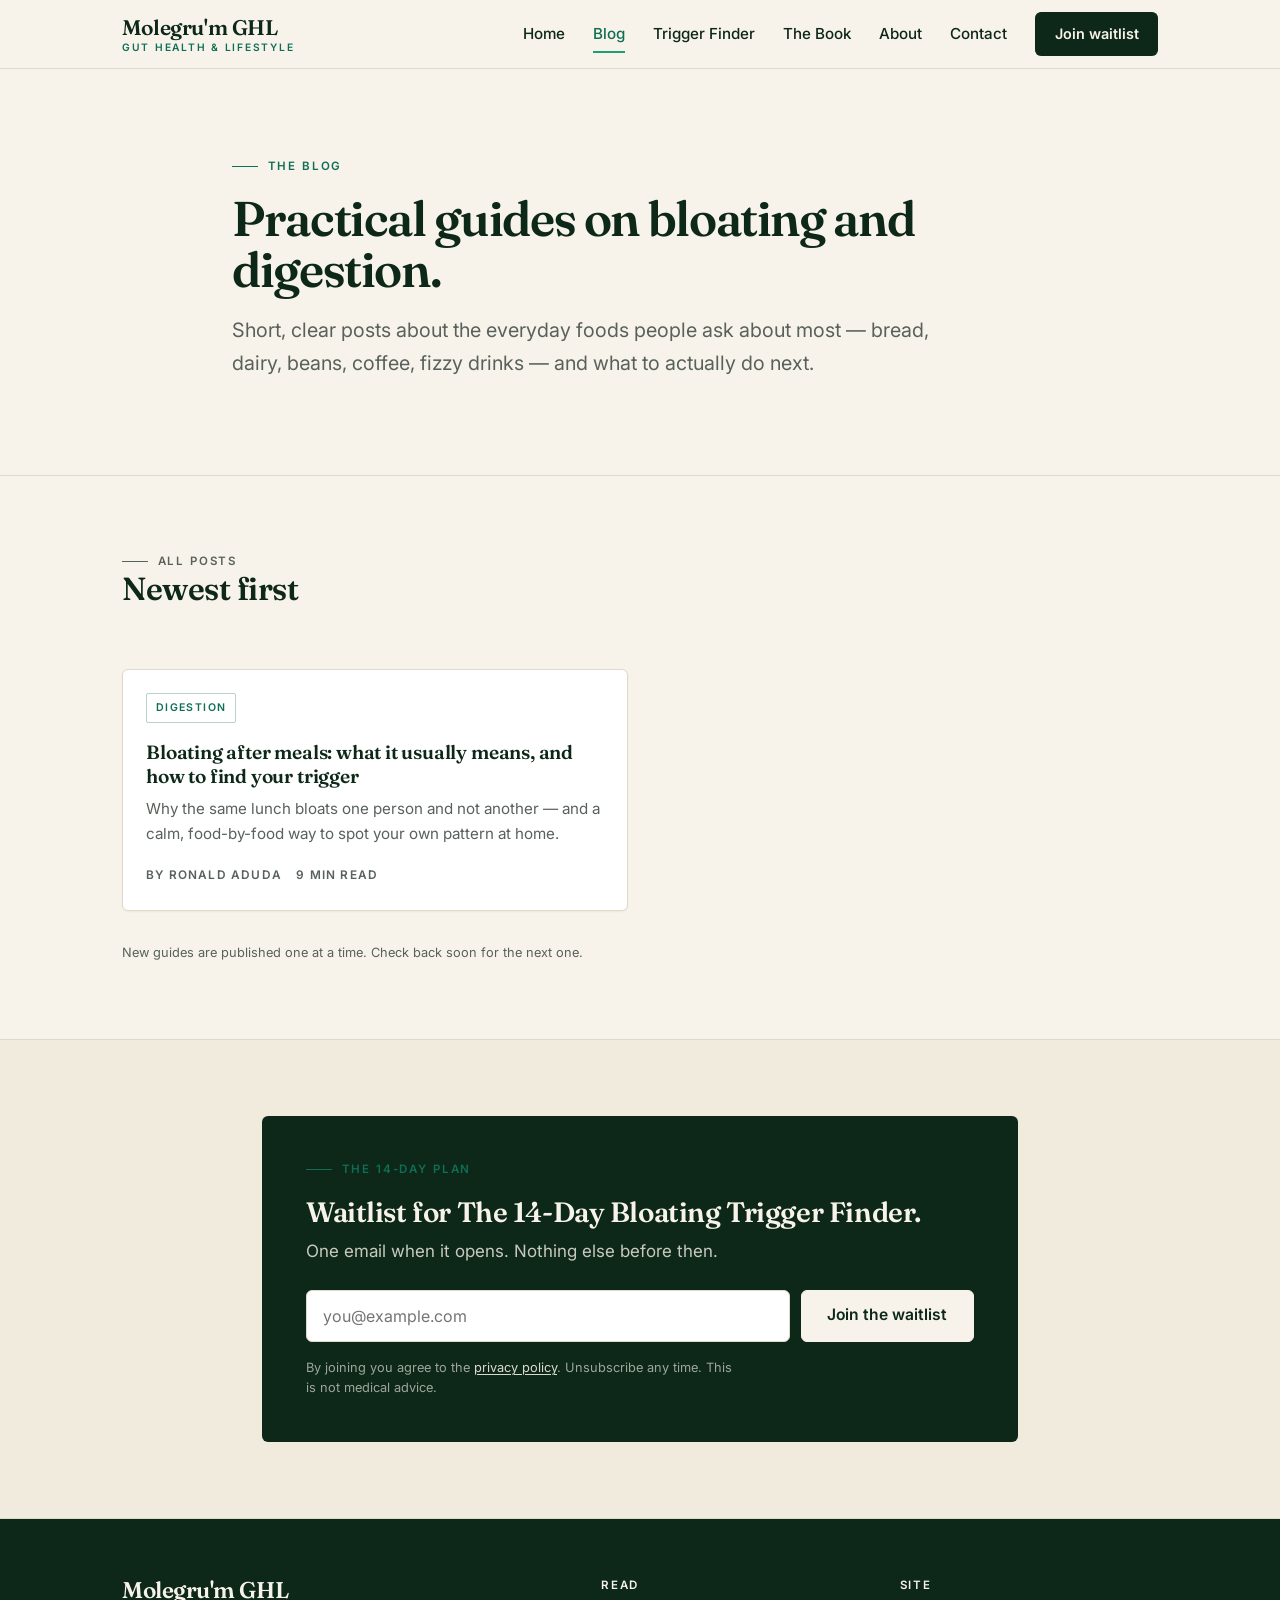
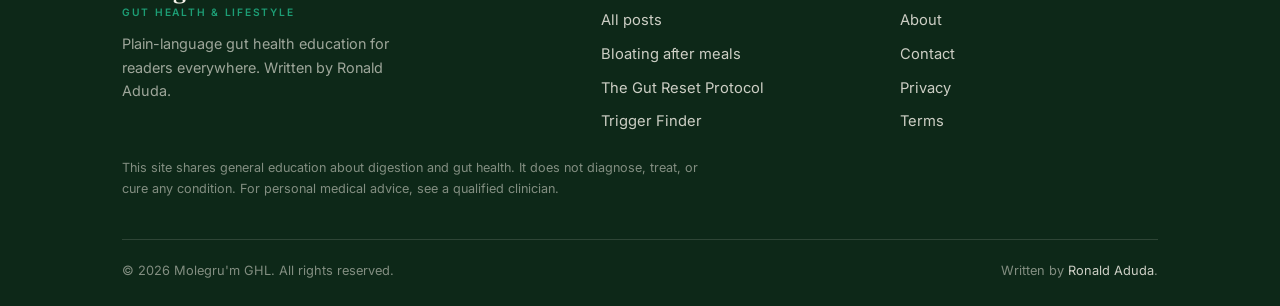
<file: blog/index.html>
<!DOCTYPE html>
<html lang="en">
<head>
  <meta charset="utf-8">
  <meta name="viewport" content="width=device-width, initial-scale=1">

  <title>All posts — Molegru'm GHL</title>
  <meta name="description" content="Plain-language gut health guides on bloating, digestion, and common trigger foods like bread, dairy, beans and coffee. Practical, calm, and written for readers everywhere.">
  <link rel="canonical" href="https://molegrumghl.vercel.app/blog/">

  <meta property="og:type" content="website">
  <meta property="og:site_name" content="Molegru'm GHL">
  <meta property="og:title" content="All posts — Molegru'm GHL">
  <meta property="og:description" content="Plain-language gut health guides on bloating, digestion, and common trigger foods.">
  <meta property="og:url" content="https://molegrumghl.vercel.app/blog/">
  <meta property="og:image" content="https://molegrumghl.vercel.app/assets/gut-reset-cover-payhip-kFCK6f4L.jpg">

  <meta name="twitter:card" content="summary_large_image">
  <meta name="twitter:title" content="All posts — Molegru'm GHL">
  <meta name="twitter:description" content="Plain-language gut health guides on bloating, digestion, and common trigger foods.">
  <meta name="twitter:image" content="https://molegrumghl.vercel.app/assets/gut-reset-cover-payhip-kFCK6f4L.jpg">

  <link rel="preconnect" href="https://fonts.googleapis.com">
  <link rel="preconnect" href="https://fonts.gstatic.com" crossorigin>
  <link href="https://fonts.googleapis.com/css2?family=Fraunces:opsz,wght@9..144,400;9..144,600&family=Inter:wght@400;500;600;700&display=swap" rel="stylesheet">

  <link rel="stylesheet" href="/css/style.css">
  <script src="/js/main.js" defer></script>
</head>
<body>

  <a class="skip-link" href="#main">Skip to content</a>

  <header class="site-header">
    <div class="wrap header-inner">
      <a class="brand" href="/">
        <span class="brand__mark">Molegru'm GHL</span>
        <span class="brand__sub">Gut Health &amp; Lifestyle</span>
      </a>

      <button class="nav-toggle" type="button"
              aria-label="Open menu"
              aria-expanded="false"
              aria-controls="site-nav">
        <span class="nav-toggle__bar"></span>
        <span class="nav-toggle__bar"></span>
        <span class="nav-toggle__bar"></span>
      </button>

      <nav id="site-nav" class="site-nav" aria-label="Primary">
        <ul>
          <li><a href="/">Home</a></li>
          <li><a href="/blog/" aria-current="page">Blog</a></li>
          <li><a href="/trigger-finder">Trigger Finder</a></li>
          <li><a href="/book">The Book</a></li>
          <li><a href="/about">About</a></li>
          <li><a href="/contact">Contact</a></li>
          <li><a class="nav-cta" href="/trigger-finder">Join waitlist</a></li>
        </ul>
      </nav>
    </div>
  </header>

  <main id="main">

    <section class="hero">
      <div class="wrap hero__inner">
        <p class="eyebrow">The blog</p>
        <h1>Practical guides on bloating and digestion.</h1>
        <p class="lede">
          Short, clear posts about the everyday foods people ask about most — bread, dairy, beans, coffee, fizzy drinks — and what to actually do next.
        </p>
      </div>
    </section>

    <section class="section">
      <div class="wrap">
        <div class="section-head section-head--row">
          <div>
            <p class="eyebrow">All posts</p>
            <h2>Newest first</h2>
          </div>
        </div>

        <div class="card-grid">

          <article class="post-card">
            <a class="post-card__link" href="/blog/bloating-after-meals">
              <span class="tag">Digestion</span>
              <h3>Bloating after meals: what it usually means, and how to find your trigger</h3>
              <p>Why the same lunch bloats one person and not another — and a calm, food-by-food way to spot your own pattern at home.</p>
              <div class="post-card__meta">
                <span>By Ronald Aduda</span>
                <span>9 min read</span>
              </div>
            </a>
          </article>

          <!-- Add new post cards here. Copy the <article class="post-card"> block above
               and change the href, category tag, title, summary, and read time. -->

        </div>

        <p class="form-note" style="margin-top: 2rem;">New guides are published one at a time. Check back soon for the next one.</p>
      </div>
    </section>

        <!-- Signup -->
    <section class="section section--alt">
      <div class="wrap wrap--narrow">
        <div class="signup">
          <p class="eyebrow">The 14-day plan</p>
          <h2>Waitlist for The 14-Day Bloating Trigger Finder.</h2>
          <p>One email when it opens. Nothing else before then.</p>

          <form data-signup action="https://assets.mailerlite.com/jsonp/2733832/forms/202044902435980882/subscribe" method="post" novalidate>            
            <div class="form-row">
              <label class="visually-hidden" for="signup-email-post">Your email address</label>
              
              <input class="input" id="signup-email-post" type="email" name="fields[email]"
                     placeholder="you@example.com" required autocomplete="email">
                     
              <input type="hidden" name="ml-submit" value="1">
              <input type="hidden" name="anticsrf" value="true">
              
              <button class="btn btn--light" type="submit">Join the waitlist</button>
            </div>
            <p data-signup-status class="form-note" role="status" aria-live="polite"></p>
            <p class="form-note">By joining you agree to the <a href="/privacy">privacy policy</a>. Unsubscribe any time. This is not medical advice.</p>
          </form>
          
        </div>
      </div>
    </section>
  </main>

  <footer class="site-footer">
    <div class="wrap">
      <div class="footer-grid">
        <div class="footer-about">
          <a class="brand" href="/">
            <span class="brand__mark">Molegru'm GHL</span>
            <span class="brand__sub">Gut Health &amp; Lifestyle</span>
          </a>
          <p>Plain-language gut health education for readers everywhere. Written by Ronald Aduda.</p>
        </div>

        <div>
          <h2>Read</h2>
          <ul>
            <li><a href="/blog/">All posts</a></li>
            <li><a href="/blog/bloating-after-meals">Bloating after meals</a></li>
            <li><a href="/book">The Gut Reset Protocol</a></li>
            <li><a href="/trigger-finder">Trigger Finder</a></li>
          </ul>
        </div>

        <div>
          <h2>Site</h2>
          <ul>
            <li><a href="/about">About</a></li>
            <li><a href="/contact">Contact</a></li>
            <li><a href="/privacy">Privacy</a></li>
            <li><a href="/terms">Terms</a></li>
          </ul>
        </div>
      </div>

      <p class="footer-disclaimer">This site shares general education about digestion and gut health. It does not diagnose, treat, or cure any condition. For personal medical advice, see a qualified clinician.</p>

      <div class="footer-bottom">
        <p>&copy; <span data-year></span> Molegru'm GHL. All rights reserved.</p>
        <p>Written by <a href="/about">Ronald Aduda</a>.</p>
      </div>
    </div>
  </footer>

</body>
</html>
</file>
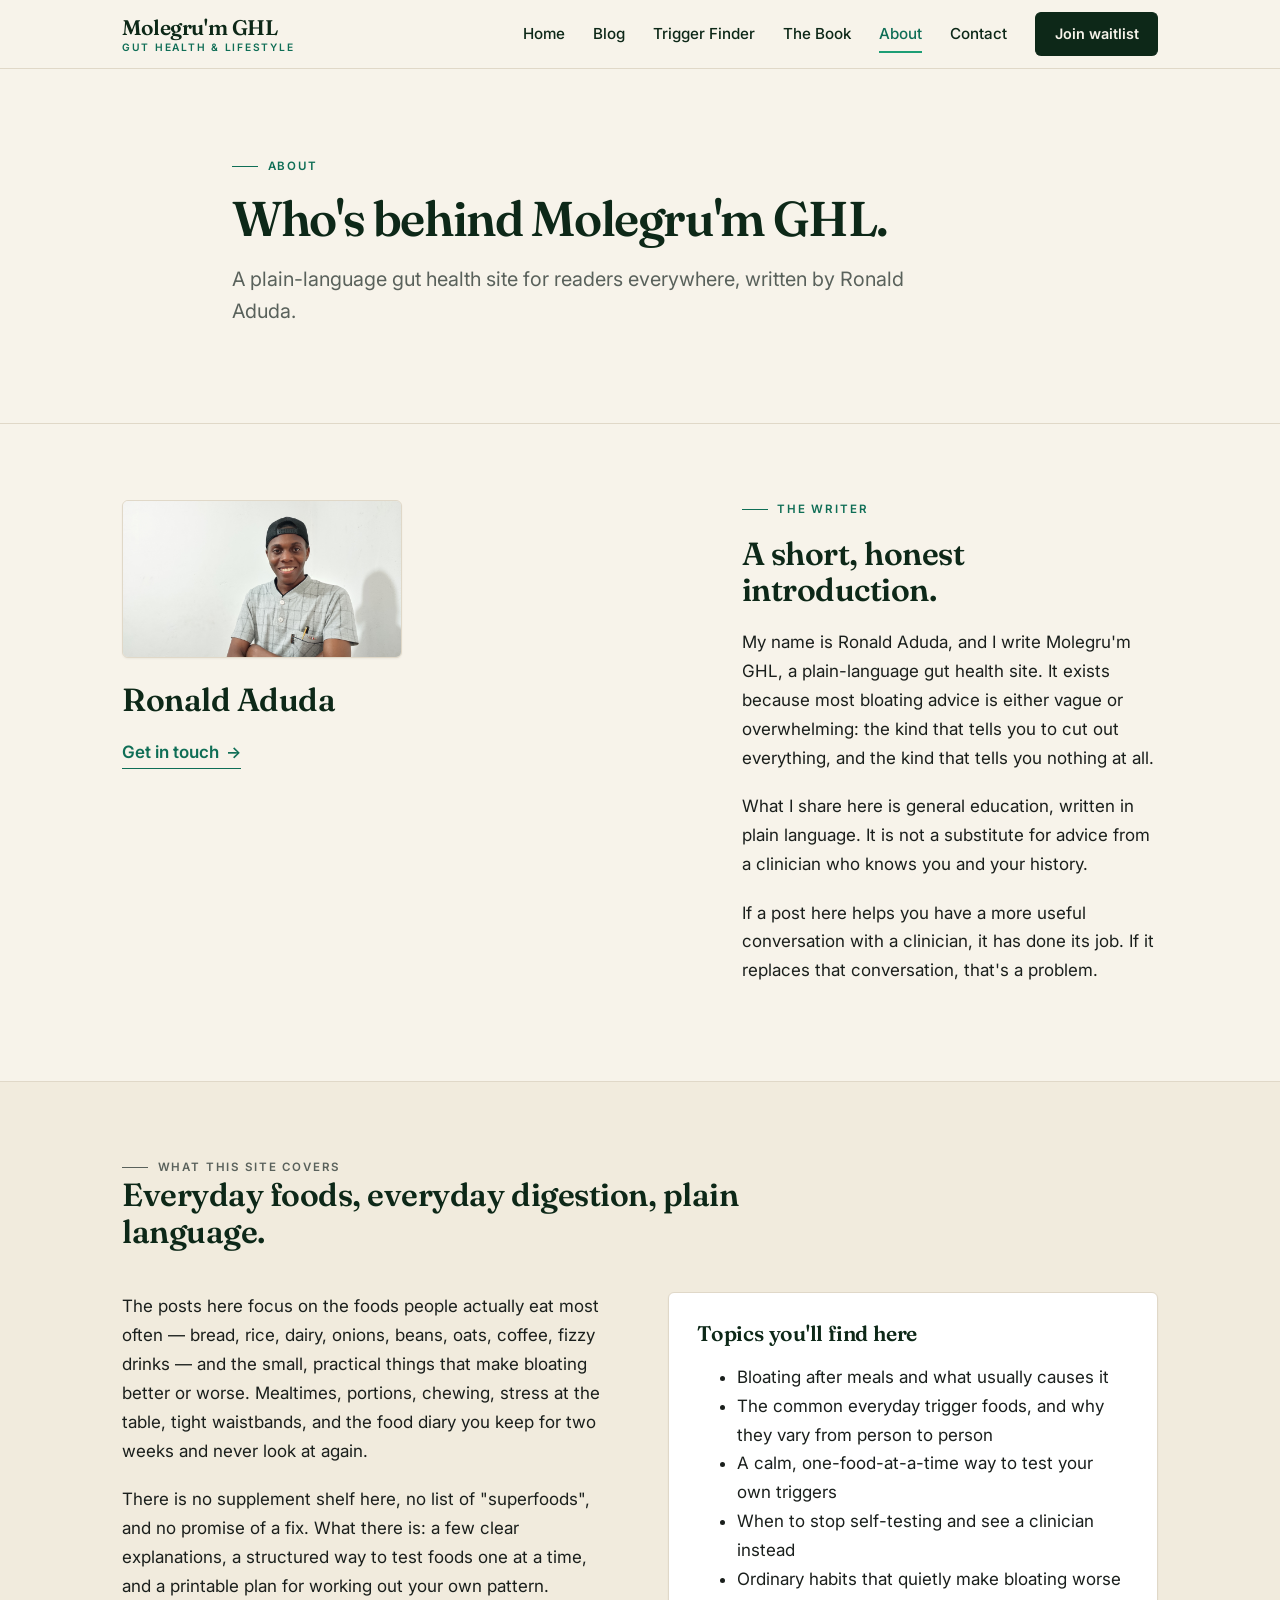
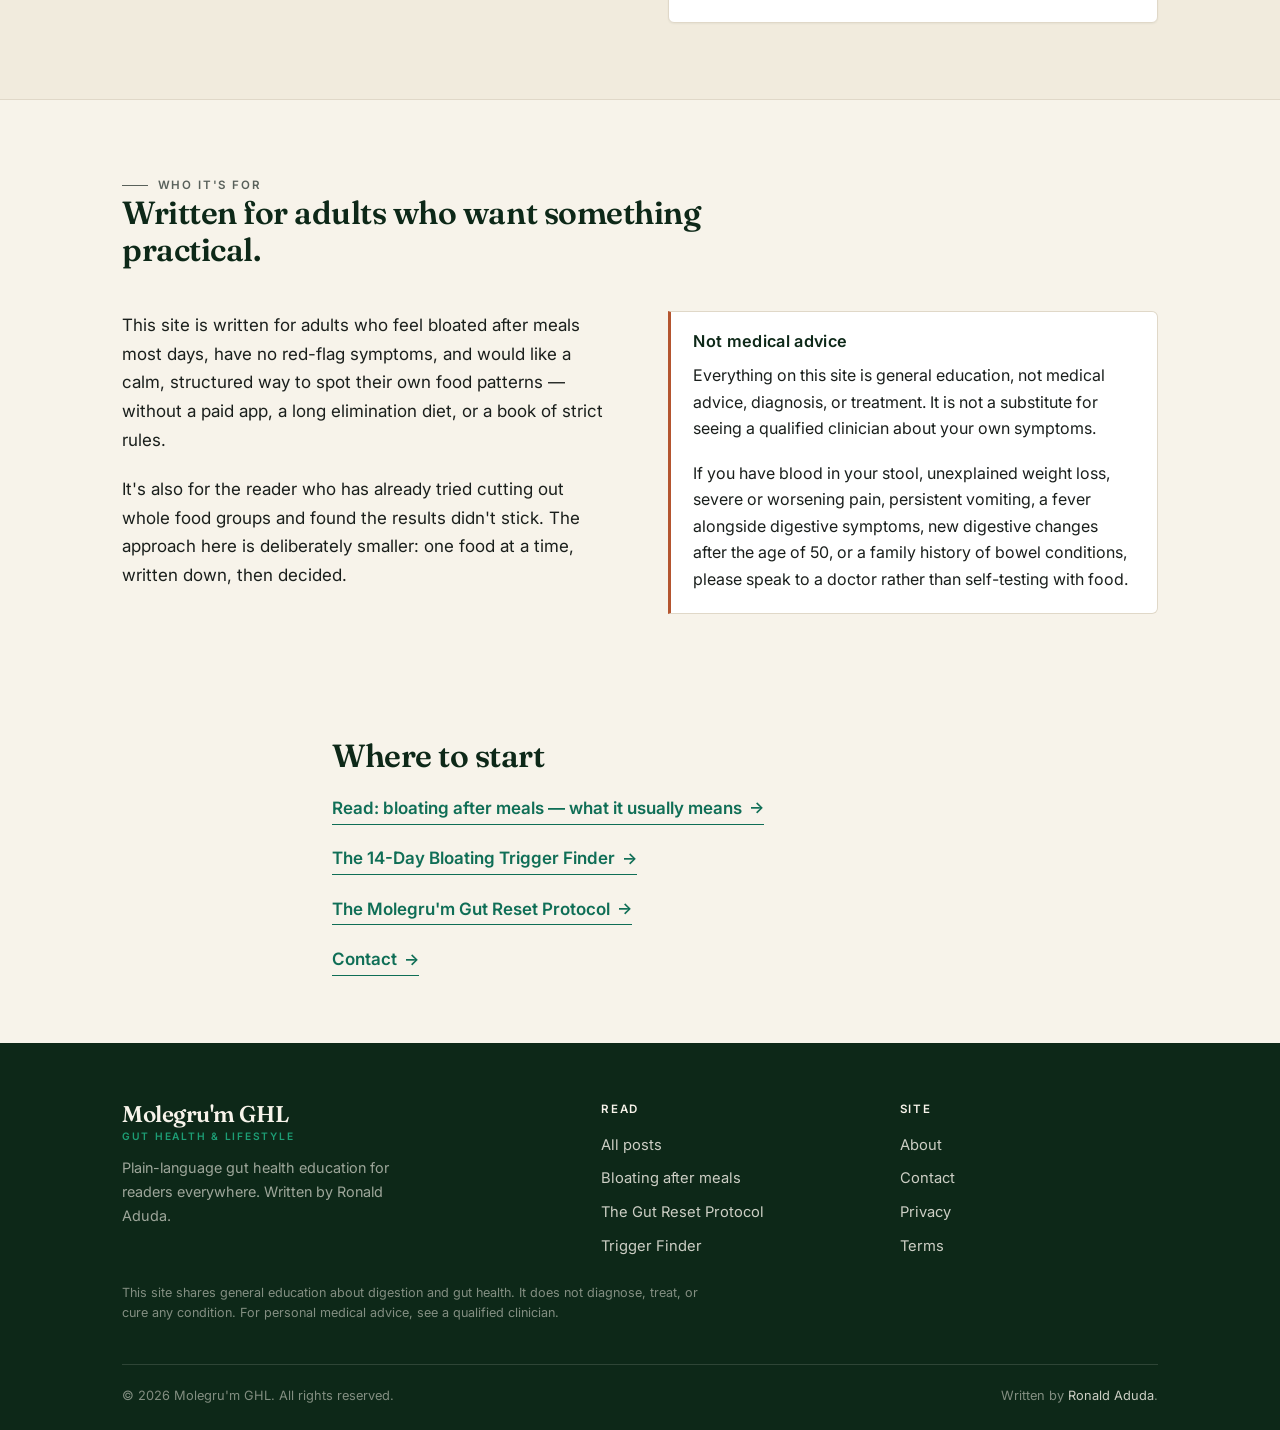
<file: about.html>
<!DOCTYPE html>
<html lang="en">
<head>
  <meta charset="utf-8">
  <meta name="viewport" content="width=device-width, initial-scale=1">

  <title>About — Ronald Aduda | Molegru'm GHL</title>
  <meta name="description" content="Who writes Molegru'm GHL, what the site covers, who it's for, and an honest note on what this site is not. By Ronald Aduda.">
  <link rel="canonical" href="https://molegrumghl.vercel.app/about">

  <meta property="og:type" content="website">
  <meta property="og:site_name" content="Molegru'm GHL">
  <meta property="og:title" content="About — Ronald Aduda">
  <meta property="og:description" content="Who writes Molegru'm GHL, what the site covers, and who it's for.">
  <meta property="og:url" content="https://molegrumghl.vercel.app/about">
  <meta property="og:image" content="https://molegrumghl.vercel.app/assets/gut-reset-cover-payhip-kFCK6f4L.jpg">

  <meta name="twitter:card" content="summary_large_image">
  <meta name="twitter:title" content="About — Ronald Aduda">
  <meta name="twitter:description" content="Who writes Molegru'm GHL, what the site covers, and who it's for.">
  <meta name="twitter:image" content="https://molegrumghl.vercel.app/assets/gut-reset-cover-payhip-kFCK6f4L.jpg">

  <link rel="preconnect" href="https://fonts.googleapis.com">
  <link rel="preconnect" href="https://fonts.gstatic.com" crossorigin>
  <link href="https://fonts.googleapis.com/css2?family=Fraunces:opsz,wght@9..144,400;9..144,600&family=Inter:wght@400;500;600;700&display=swap" rel="stylesheet">

  <link rel="stylesheet" href="/css/style.css">
  <script src="/js/main.js" defer></script>

  <style>
    .about-photo {
      width: 100%;
      max-width: 280px;
      border-radius: var(--radius);
      border: 1px solid var(--line);
      box-shadow: var(--shadow-sm);
      background: var(--cream-2);
    }
  </style>

  <script type="application/ld+json">
  {
    "@context": "https://schema.org",
    "@type": "AboutPage",
    "name": "About Molegru'm GHL",
    "url": "https://molegrumghl.vercel.app/about",
    "mainEntity": {
      "@type": "Person",
      "name": "Ronald Aduda",
      "url": "https://molegrumghl.vercel.app/about",
      "jobTitle": "Writer",
      "description": "Writer of Molegru'm GHL, a plain-language gut health education site."
    }
  }
  </script>
</head>
<body>

  <a class="skip-link" href="#main">Skip to content</a>

  <header class="site-header">
    <div class="wrap header-inner">
      <a class="brand" href="/">
        <span class="brand__mark">Molegru'm GHL</span>
        <span class="brand__sub">Gut Health &amp; Lifestyle</span>
      </a>

      <button class="nav-toggle" type="button"
              aria-label="Open menu"
              aria-expanded="false"
              aria-controls="site-nav">
        <span class="nav-toggle__bar"></span>
        <span class="nav-toggle__bar"></span>
        <span class="nav-toggle__bar"></span>
      </button>

      <nav id="site-nav" class="site-nav" aria-label="Primary">
        <ul>
          <li><a href="/">Home</a></li>
          <li><a href="/blog/">Blog</a></li>
          <li><a href="/trigger-finder">Trigger Finder</a></li>
          <li><a href="/book">The Book</a></li>
          <li><a href="/about" aria-current="page">About</a></li>
          <li><a href="/contact">Contact</a></li>
          <li><a class="nav-cta" href="/trigger-finder">Join waitlist</a></li>
        </ul>
      </nav>
    </div>
  </header>

  <main id="main">

    <section class="hero">
      <div class="wrap hero__inner">
        <p class="eyebrow">About</p>
        <h1>Who's behind Molegru'm GHL.</h1>
        <p class="lede">
          A plain-language gut health site for readers everywhere, written by Ronald Aduda.
        </p>
      </div>
    </section>

    <section class="section">
      <div class="wrap">
        <div class="split split--wide-left">

          <div>
            <img class="about-photo"
                 src="/images/author.jpg"
                 alt="Ronald Aduda"
                 width="280" height="280" loading="lazy">

            <h2 class="mt-0" style="margin-top: 1.5rem;">Ronald Aduda</h2>
            <p><a class="link-arrow" href="/contact">Get in touch</a></p>
          </div>

          <div>
            <p class="eyebrow">The writer</p>
            <h2 class="mt-0">A short, honest introduction.</h2>
            <p>
              My name is Ronald Aduda, and I write Molegru'm GHL, a plain-language gut health site. It exists because most bloating advice is either vague or overwhelming: the kind that tells you to cut out everything, and the kind that tells you nothing at all.
            </p>
            <p>
              What I share here is general education, written in plain language. It is not a substitute for advice from a clinician who knows you and your history.
            </p>
            <p>
              If a post here helps you have a more useful conversation with a clinician, it has done its job. If it replaces that conversation, that's a problem.
            </p>
          </div>

        </div>
      </div>
    </section>

    <section class="section section--alt">
      <div class="wrap">
        <div class="section-head">
          <p class="eyebrow">What this site covers</p>
          <h2>Everyday foods, everyday digestion, plain language.</h2>
        </div>

        <div class="split">
          <div>
            <p>
              The posts here focus on the foods people actually eat most often — bread, rice, dairy, onions, beans, oats, coffee, fizzy drinks — and the small, practical things that make bloating better or worse. Mealtimes, portions, chewing, stress at the table, tight waistbands, and the food diary you keep for two weeks and never look at again.
            </p>
            <p>
              There is no supplement shelf here, no list of "superfoods", and no promise of a fix. What there is: a few clear explanations, a structured way to test foods one at a time, and a printable plan for working out your own pattern.
            </p>
          </div>
          <div class="panel">
            <h3 class="mt-0">Topics you'll find here</h3>
            <ul class="mb-0">
              <li>Bloating after meals and what usually causes it</li>
              <li>The common everyday trigger foods, and why they vary from person to person</li>
              <li>A calm, one-food-at-a-time way to test your own triggers</li>
              <li>When to stop self-testing and see a clinician instead</li>
              <li>Ordinary habits that quietly make bloating worse</li>
            </ul>
          </div>
        </div>
      </div>
    </section>

    <section class="section">
      <div class="wrap">
        <div class="section-head">
          <p class="eyebrow">Who it's for</p>
          <h2>Written for adults who want something practical.</h2>
        </div>

        <div class="split">
          <div>
            <p>
              This site is written for adults who feel bloated after meals most days, have no red-flag symptoms, and would like a calm, structured way to spot their own food patterns — without a paid app, a long elimination diet, or a book of strict rules.
            </p>
            <p>
              It's also for the reader who has already tried cutting out whole food groups and found the results didn't stick. The approach here is deliberately smaller: one food at a time, written down, then decided.
            </p>
          </div>
          <div class="callout callout--doctor" style="margin: 0;">
            <h3>Not medical advice</h3>
            <p>
              Everything on this site is general education, not medical advice, diagnosis, or treatment. It is not a substitute for seeing a qualified clinician about your own symptoms.
            </p>
            <p class="mb-0">
              If you have blood in your stool, unexplained weight loss, severe or worsening pain, persistent vomiting, a fever alongside digestive symptoms, new digestive changes after the age of 50, or a family history of bowel conditions, please speak to a doctor rather than self-testing with food.
            </p>
          </div>
        </div>
      </div>
    </section>

    <section class="section section--tight">
      <div class="wrap wrap--read">
        <h2>Where to start</h2>
        <p><a class="link-arrow" href="/blog/bloating-after-meals">Read: bloating after meals — what it usually means</a></p>
        <p><a class="link-arrow" href="/trigger-finder">The 14-Day Bloating Trigger Finder</a></p>
        <p><a class="link-arrow" href="/book">The Molegru'm Gut Reset Protocol</a></p>
        <p><a class="link-arrow" href="/contact">Contact</a></p>
      </div>
    </section>

  </main>

  <footer class="site-footer">
    <div class="wrap">
      <div class="footer-grid">
        <div class="footer-about">
          <a class="brand" href="/">
            <span class="brand__mark">Molegru'm GHL</span>
            <span class="brand__sub">Gut Health &amp; Lifestyle</span>
          </a>
          <p>Plain-language gut health education for readers everywhere. Written by Ronald Aduda.</p>
        </div>

        <div>
          <h2>Read</h2>
          <ul>
            <li><a href="/blog/">All posts</a></li>
            <li><a href="/blog/bloating-after-meals">Bloating after meals</a></li>
            <li><a href="/book">The Gut Reset Protocol</a></li>
            <li><a href="/trigger-finder">Trigger Finder</a></li>
          </ul>
        </div>

        <div>
          <h2>Site</h2>
          <ul>
            <li><a href="/about">About</a></li>
            <li><a href="/contact">Contact</a></li>
            <li><a href="/privacy">Privacy</a></li>
            <li><a href="/terms">Terms</a></li>
          </ul>
        </div>
      </div>

      <p class="footer-disclaimer">This site shares general education about digestion and gut health. It does not diagnose, treat, or cure any condition. For personal medical advice, see a qualified clinician.</p>

      <div class="footer-bottom">
        <p>&copy; <span data-year></span> Molegru'm GHL. All rights reserved.</p>
        <p>Written by <a href="/about">Ronald Aduda</a>.</p>
      </div>
    </div>
  </footer>

</body>
</html>
</file>
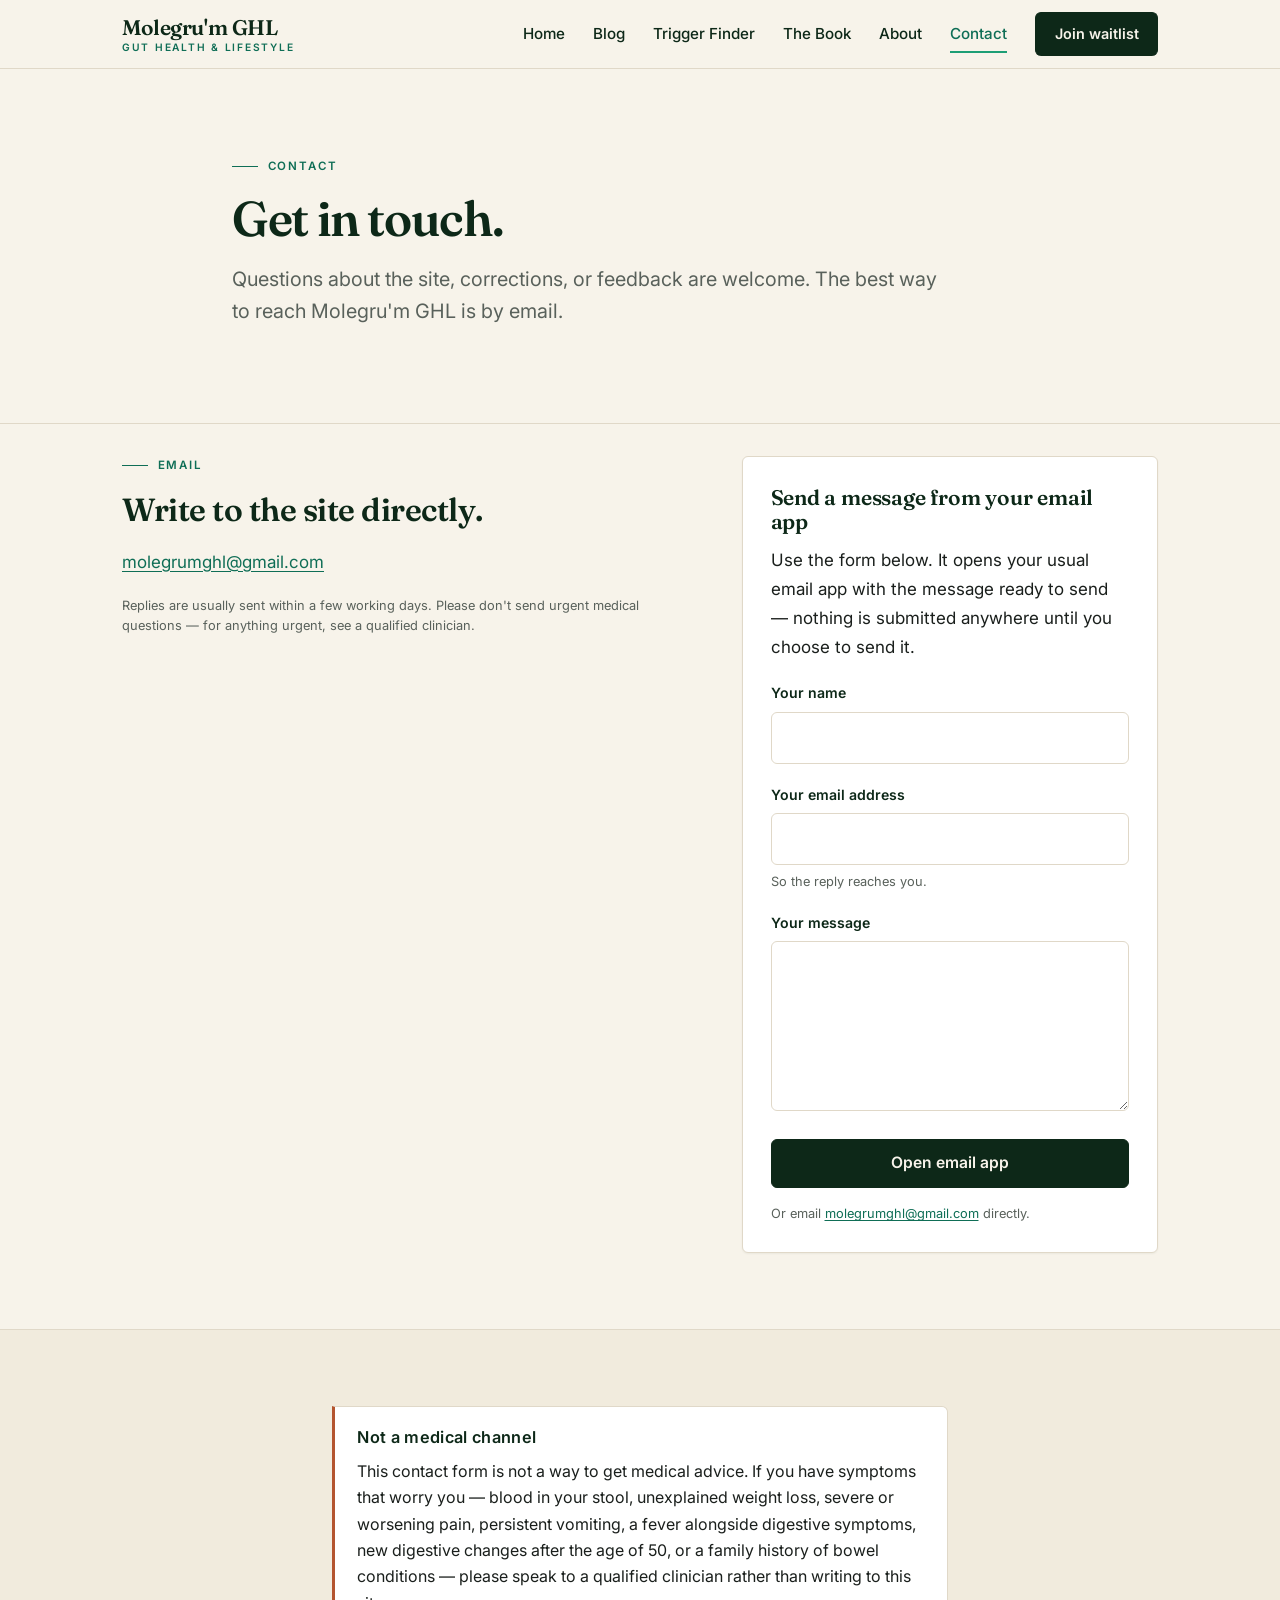
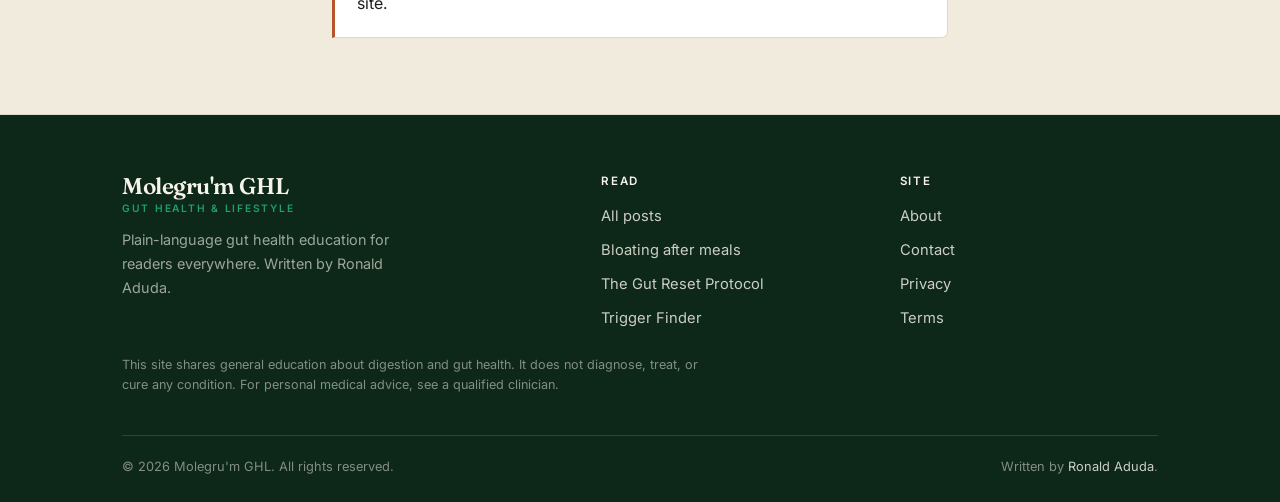
<file: contact.html>
<!DOCTYPE html>
<html lang="en">
<head>
  <meta charset="utf-8">
  <meta name="viewport" content="width=device-width, initial-scale=1">

  <title>Contact — Molegru'm GHL</title>
  <meta name="description" content="Get in touch with Molegru'm GHL by email. Questions, corrections, and feedback are welcome.">
  <link rel="canonical" href="https://molegrumghl.vercel.app/contact">

  <meta property="og:type" content="website">
  <meta property="og:site_name" content="Molegru'm GHL">
  <meta property="og:title" content="Contact — Molegru'm GHL">
  <meta property="og:description" content="Get in touch with Molegru'm GHL by email.">
  <meta property="og:url" content="https://molegrumghl.vercel.app/contact">
  <meta property="og:image" content="https://molegrumghl.vercel.app/assets/gut-reset-cover-payhip-kFCK6f4L.jpg">

  <meta name="twitter:card" content="summary_large_image">
  <meta name="twitter:title" content="Contact — Molegru'm GHL">
  <meta name="twitter:description" content="Get in touch with Molegru'm GHL by email.">
  <meta name="twitter:image" content="https://molegrumghl.vercel.app/assets/gut-reset-cover-payhip-kFCK6f4L.jpg">

  <link rel="preconnect" href="https://fonts.googleapis.com">
  <link rel="preconnect" href="https://fonts.gstatic.com" crossorigin>
  <link href="https://fonts.googleapis.com/css2?family=Fraunces:opsz,wght@9..144,400;9..144,600&family=Inter:wght@400;500;600;700&display=swap" rel="stylesheet">

  <link rel="stylesheet" href="/css/style.css">
  <script src="/js/main.js" defer></script>
</head>
<body>

  <a class="skip-link" href="#main">Skip to content</a>

  <header class="site-header">
    <div class="wrap header-inner">
      <a class="brand" href="/">
        <span class="brand__mark">Molegru'm GHL</span>
        <span class="brand__sub">Gut Health &amp; Lifestyle</span>
      </a>

      <button class="nav-toggle" type="button"
              aria-label="Open menu"
              aria-expanded="false"
              aria-controls="site-nav">
        <span class="nav-toggle__bar"></span>
        <span class="nav-toggle__bar"></span>
        <span class="nav-toggle__bar"></span>
      </button>

      <nav id="site-nav" class="site-nav" aria-label="Primary">
        <ul>
          <li><a href="/">Home</a></li>
          <li><a href="/blog/">Blog</a></li>
          <li><a href="/trigger-finder">Trigger Finder</a></li>
          <li><a href="/book">The Book</a></li>
          <li><a href="/about">About</a></li>
          <li><a href="/contact" aria-current="page">Contact</a></li>
          <li><a class="nav-cta" href="/trigger-finder">Join waitlist</a></li>
        </ul>
      </nav>
    </div>
  </header>

  <main id="main">

    <section class="hero">
      <div class="wrap hero__inner">
        <p class="eyebrow">Contact</p>
        <h1>Get in touch.</h1>
        <p class="lede">
          Questions about the site, corrections, or feedback are welcome. The best way to reach Molegru'm GHL is by email.
        </p>
      </div>
    </section>

    <section class="section section--tight-top">
      <div class="wrap">
        <div class="split split--wide-left">

          <div>
            <p class="eyebrow">Email</p>
            <h2 class="mt-0">Write to the site directly.</h2>
            <p>
              <a href="mailto:molegrumghl@gmail.com">molegrumghl@gmail.com</a>
            </p>
            <p class="form-note">
              Replies are usually sent within a few working days. Please don't send urgent medical questions — for anything urgent, see a qualified clinician.
            </p>
          </div>

          <div class="panel">
            <h3 class="mt-0">Send a message from your email app</h3>
            <p>
              Use the form below. It opens your usual email app with the message ready to send — nothing is submitted anywhere until you choose to send it.
            </p>

            <!-- mailto form: sends from the visitor's own email app.
                 The "to" address is molegrumghl@gmail.com.
                 Nothing is stored on this site. -->
            <form action="mailto:molegrumghl@gmail.com" method="post" enctype="text/plain">
              <div class="field">
                <label for="contact-name">Your name</label>
                <input class="input" id="contact-name" type="text" name="Name"
                       required autocomplete="name">
              </div>

              <div class="field">
                <label for="contact-email">Your email address</label>
                <input class="input" id="contact-email" type="email" name="Email"
                       required autocomplete="email">
                <span class="hint">So the reply reaches you.</span>
              </div>

              <div class="field">
                <label for="contact-message">Your message</label>
                <textarea id="contact-message" name="Message" required></textarea>
              </div>

              <button class="btn btn--primary btn--block" type="submit">Open email app</button>
              <p class="form-note">Or email <a href="mailto:molegrumghl@gmail.com">molegrumghl@gmail.com</a> directly.</p>
            </form>
          </div>

        </div>
      </div>
    </section>

    <section class="section section--alt">
      <div class="wrap wrap--read">
        <div class="callout callout--doctor" style="margin: 0;">
          <h3>Not a medical channel</h3>
          <p class="mb-0">
            This contact form is not a way to get medical advice. If you have symptoms that worry you — blood in your stool, unexplained weight loss, severe or worsening pain, persistent vomiting, a fever alongside digestive symptoms, new digestive changes after the age of 50, or a family history of bowel conditions — please speak to a qualified clinician rather than writing to this site.
          </p>
        </div>
      </div>
    </section>

  </main>

  <footer class="site-footer">
    <div class="wrap">
      <div class="footer-grid">
        <div class="footer-about">
          <a class="brand" href="/">
            <span class="brand__mark">Molegru'm GHL</span>
            <span class="brand__sub">Gut Health &amp; Lifestyle</span>
          </a>
          <p>Plain-language gut health education for readers everywhere. Written by Ronald Aduda.</p>
        </div>

        <div>
          <h2>Read</h2>
          <ul>
            <li><a href="/blog/">All posts</a></li>
            <li><a href="/blog/bloating-after-meals">Bloating after meals</a></li>
            <li><a href="/book">The Gut Reset Protocol</a></li>
            <li><a href="/trigger-finder">Trigger Finder</a></li>
          </ul>
        </div>

        <div>
          <h2>Site</h2>
          <ul>
            <li><a href="/about">About</a></li>
            <li><a href="/contact">Contact</a></li>
            <li><a href="/privacy">Privacy</a></li>
            <li><a href="/terms">Terms</a></li>
          </ul>
        </div>
      </div>

      <p class="footer-disclaimer">This site shares general education about digestion and gut health. It does not diagnose, treat, or cure any condition. For personal medical advice, see a qualified clinician.</p>

      <div class="footer-bottom">
        <p>&copy; <span data-year></span> Molegru'm GHL. All rights reserved.</p>
        <p>Written by <a href="/about">Ronald Aduda</a>.</p>
      </div>
    </div>
  </footer>

</body>
</html>
</file>
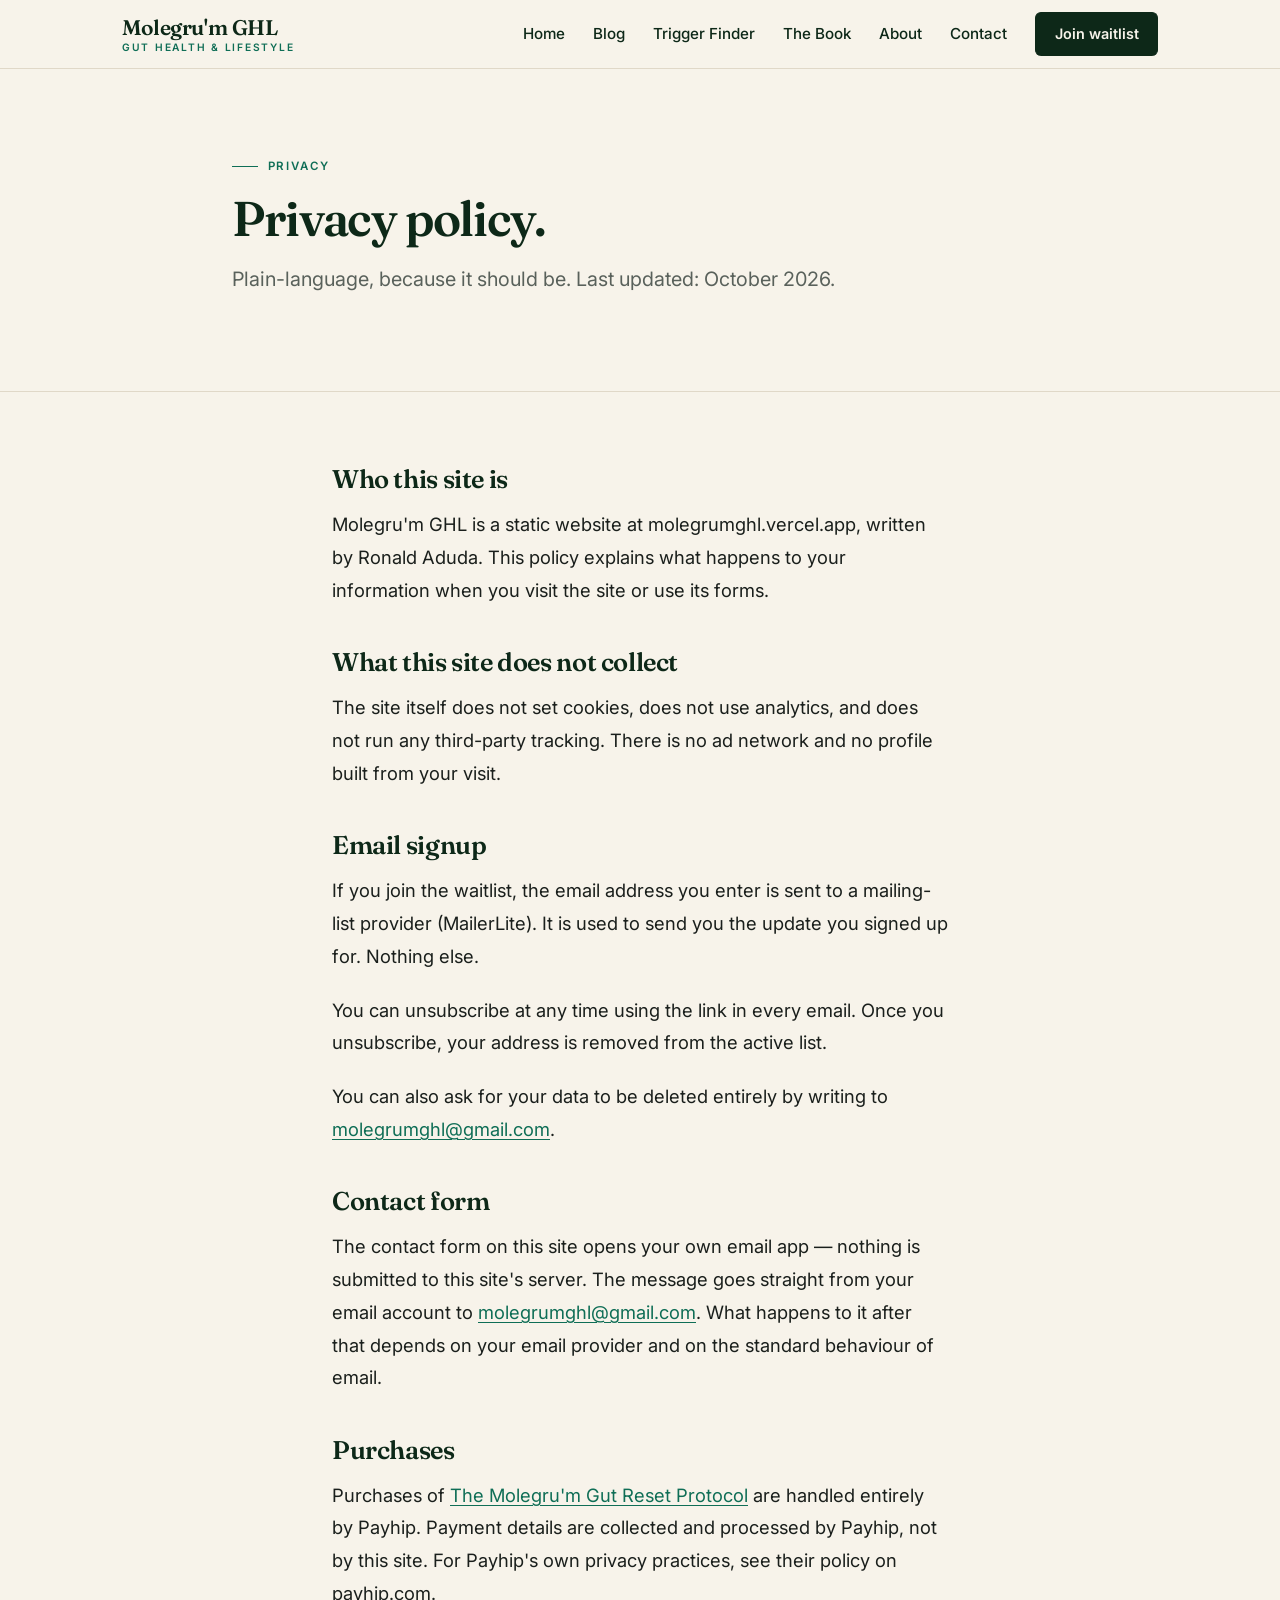
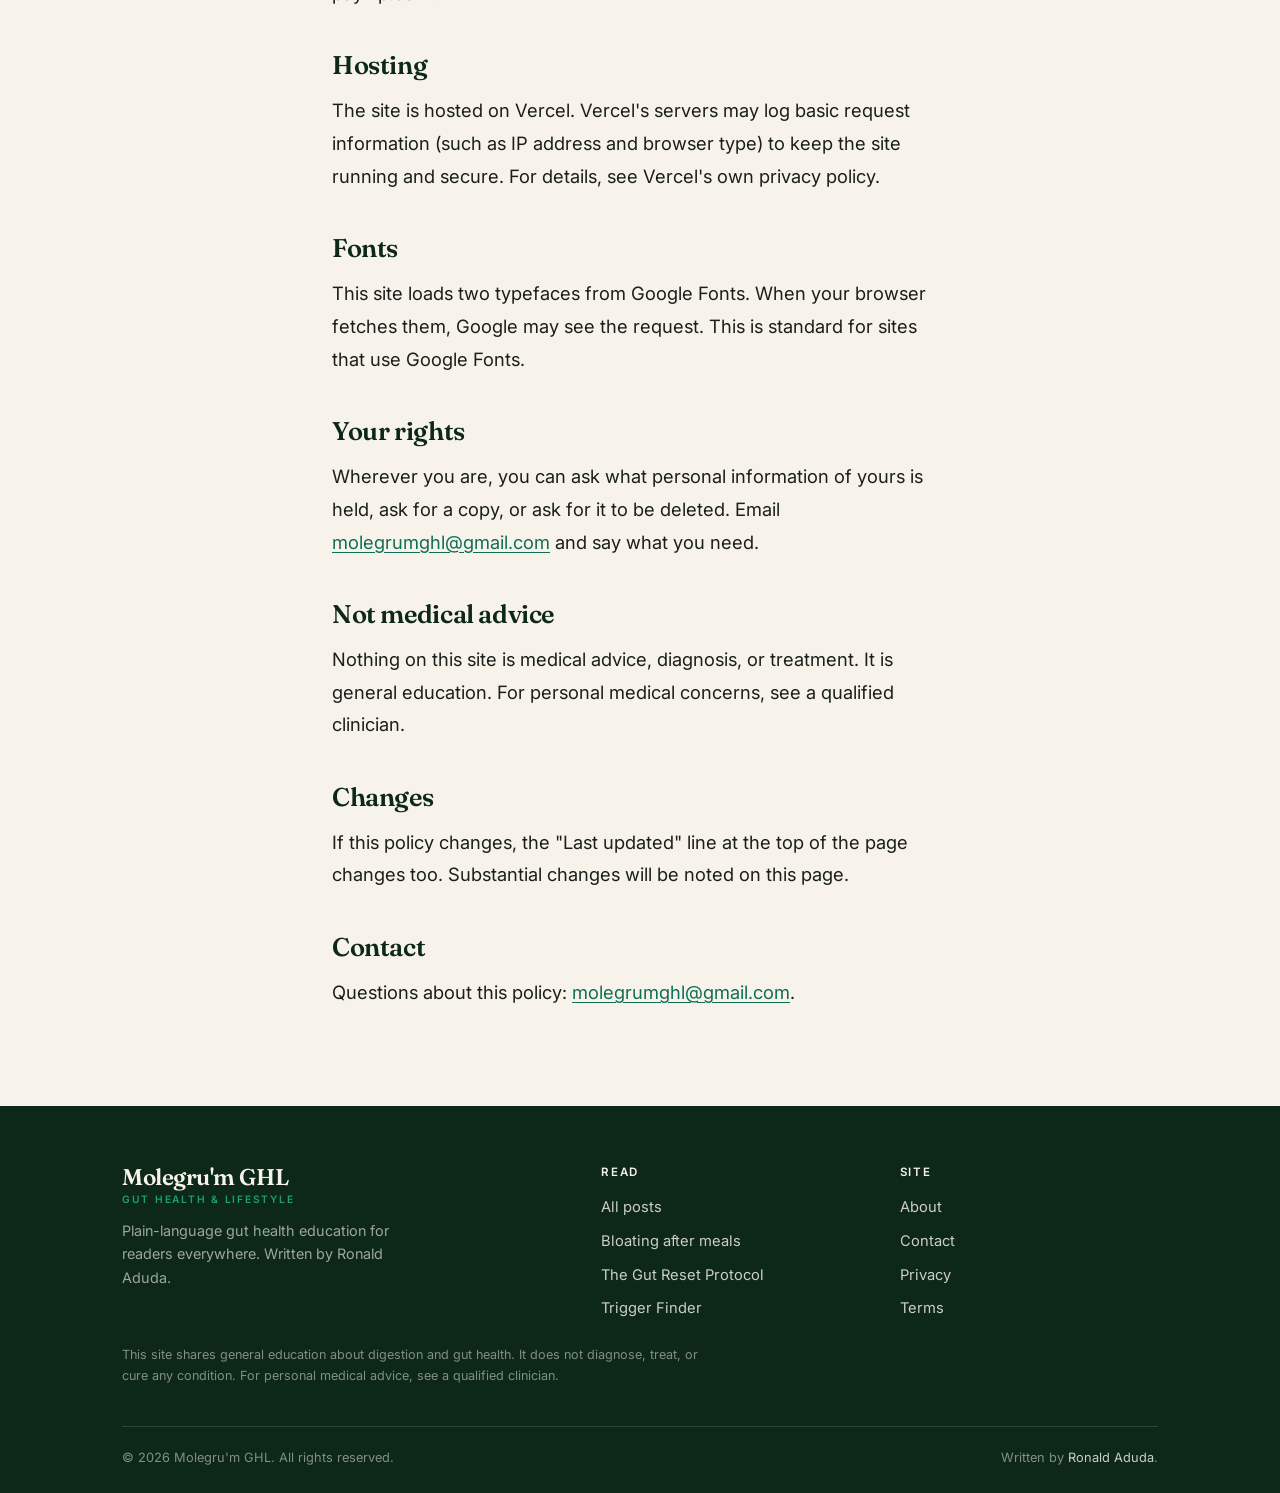
<file: privacy.html>
<!DOCTYPE html>
<html lang="en">
<head>
  <meta charset="utf-8">
  <meta name="viewport" content="width=device-width, initial-scale=1">

  <title>Privacy Policy — Molegru'm GHL</title>
  <meta name="description" content="How Molegru'm GHL handles your information. Plain-language privacy policy.">
  <link rel="canonical" href="https://molegrumghl.vercel.app/privacy">

  <meta property="og:type" content="website">
  <meta property="og:site_name" content="Molegru'm GHL">
  <meta property="og:title" content="Privacy Policy — Molegru'm GHL">
  <meta property="og:description" content="How Molegru'm GHL handles your information.">
  <meta property="og:url" content="https://molegrumghl.vercel.app/privacy">
  <meta property="og:image" content="https://molegrumghl.vercel.app/assets/gut-reset-cover-payhip-kFCK6f4L.jpg">

  <meta name="twitter:card" content="summary_large_image">
  <meta name="twitter:title" content="Privacy Policy — Molegru'm GHL">
  <meta name="twitter:description" content="How Molegru'm GHL handles your information.">
  <meta name="twitter:image" content="https://molegrumghl.vercel.app/assets/gut-reset-cover-payhip-kFCK6f4L.jpg">

  <link rel="preconnect" href="https://fonts.googleapis.com">
  <link rel="preconnect" href="https://fonts.gstatic.com" crossorigin>
  <link href="https://fonts.googleapis.com/css2?family=Fraunces:opsz,wght@9..144,400;9..144,600&family=Inter:wght@400;500;600;700&display=swap" rel="stylesheet">

  <link rel="stylesheet" href="/css/style.css">
  <script src="/js/main.js" defer></script>
</head>
<body>

  <a class="skip-link" href="#main">Skip to content</a>

  <header class="site-header">
    <div class="wrap header-inner">
      <a class="brand" href="/">
        <span class="brand__mark">Molegru'm GHL</span>
        <span class="brand__sub">Gut Health &amp; Lifestyle</span>
      </a>

      <button class="nav-toggle" type="button"
              aria-label="Open menu"
              aria-expanded="false"
              aria-controls="site-nav">
        <span class="nav-toggle__bar"></span>
        <span class="nav-toggle__bar"></span>
        <span class="nav-toggle__bar"></span>
      </button>

      <nav id="site-nav" class="site-nav" aria-label="Primary">
        <ul>
          <li><a href="/">Home</a></li>
          <li><a href="/blog/">Blog</a></li>
          <li><a href="/trigger-finder">Trigger Finder</a></li>
          <li><a href="/book">The Book</a></li>
          <li><a href="/about">About</a></li>
          <li><a href="/contact">Contact</a></li>
          <li><a class="nav-cta" href="/trigger-finder">Join waitlist</a></li>
        </ul>
      </nav>
    </div>
  </header>

  <main id="main">

    <section class="hero">
      <div class="wrap hero__inner">
        <p class="eyebrow">Privacy</p>
        <h1>Privacy policy.</h1>
        <p class="lede">
          Plain-language, because it should be. Last updated: October 2026.
        </p>
      </div>
    </section>

    <section class="section section--tight-top">
      <div class="wrap wrap--read">
        <article class="article-body">

          <h2>Who this site is</h2>
          <p>
            Molegru'm GHL is a static website at molegrumghl.vercel.app, written by Ronald Aduda. This policy explains what happens to your information when you visit the site or use its forms.
          </p>

          <h2>What this site does not collect</h2>
          <p>
            The site itself does not set cookies, does not use analytics, and does not run any third-party tracking. There is no ad network and no profile built from your visit.
          </p>

          <h2>Email signup</h2>
          <p>
            If you join the waitlist, the email address you enter is sent to a mailing-list provider (MailerLite). It is used to send you the update you signed up for. Nothing else.
          </p>
          <p>
            You can unsubscribe at any time using the link in every email. Once you unsubscribe, your address is removed from the active list.
          </p>
          <p>
            You can also ask for your data to be deleted entirely by writing to <a href="mailto:molegrumghl@gmail.com">molegrumghl@gmail.com</a>.
          </p>

          <h2>Contact form</h2>
          <p>
            The contact form on this site opens your own email app — nothing is submitted to this site's server. The message goes straight from your email account to <a href="mailto:molegrumghl@gmail.com">molegrumghl@gmail.com</a>. What happens to it after that depends on your email provider and on the standard behaviour of email.
          </p>

          <h2>Purchases</h2>
          <p>
            Purchases of <a href="/book">The Molegru'm Gut Reset Protocol</a> are handled entirely by Payhip. Payment details are collected and processed by Payhip, not by this site. For Payhip's own privacy practices, see their policy on payhip.com.
          </p>

          <h2>Hosting</h2>
          <p>
            The site is hosted on Vercel. Vercel's servers may log basic request information (such as IP address and browser type) to keep the site running and secure. For details, see Vercel's own privacy policy.
          </p>

          <h2>Fonts</h2>
          <p>
            This site loads two typefaces from Google Fonts. When your browser fetches them, Google may see the request. This is standard for sites that use Google Fonts.
          </p>

          <h2>Your rights</h2>
          <p>
            Wherever you are, you can ask what personal information of yours is held, ask for a copy, or ask for it to be deleted. Email <a href="mailto:molegrumghl@gmail.com">molegrumghl@gmail.com</a> and say what you need.
          </p>

          <h2>Not medical advice</h2>
          <p>
            Nothing on this site is medical advice, diagnosis, or treatment. It is general education. For personal medical concerns, see a qualified clinician.
          </p>

          <h2>Changes</h2>
          <p>
            If this policy changes, the "Last updated" line at the top of the page changes too. Substantial changes will be noted on this page.
          </p>

          <h2>Contact</h2>
          <p>
            Questions about this policy: <a href="mailto:molegrumghl@gmail.com">molegrumghl@gmail.com</a>.
          </p>

        </article>
      </div>
    </section>

  </main>

  <footer class="site-footer">
    <div class="wrap">
      <div class="footer-grid">
        <div class="footer-about">
          <a class="brand" href="/">
            <span class="brand__mark">Molegru'm GHL</span>
            <span class="brand__sub">Gut Health &amp; Lifestyle</span>
          </a>
          <p>Plain-language gut health education for readers everywhere. Written by Ronald Aduda.</p>
        </div>

        <div>
          <h2>Read</h2>
          <ul>
            <li><a href="/blog/">All posts</a></li>
            <li><a href="/blog/bloating-after-meals">Bloating after meals</a></li>
            <li><a href="/book">The Gut Reset Protocol</a></li>
            <li><a href="/trigger-finder">Trigger Finder</a></li>
          </ul>
        </div>

        <div>
          <h2>Site</h2>
          <ul>
            <li><a href="/about">About</a></li>
            <li><a href="/contact">Contact</a></li>
            <li><a href="/privacy">Privacy</a></li>
            <li><a href="/terms">Terms</a></li>
          </ul>
        </div>
      </div>

      <p class="footer-disclaimer">This site shares general education about digestion and gut health. It does not diagnose, treat, or cure any condition. For personal medical advice, see a qualified clinician.</p>

      <div class="footer-bottom">
        <p>&copy; <span data-year></span> Molegru'm GHL. All rights reserved.</p>
        <p>Written by <a href="/about">Ronald Aduda</a>.</p>
      </div>
    </div>
  </footer>

</body>
</html>
</file>
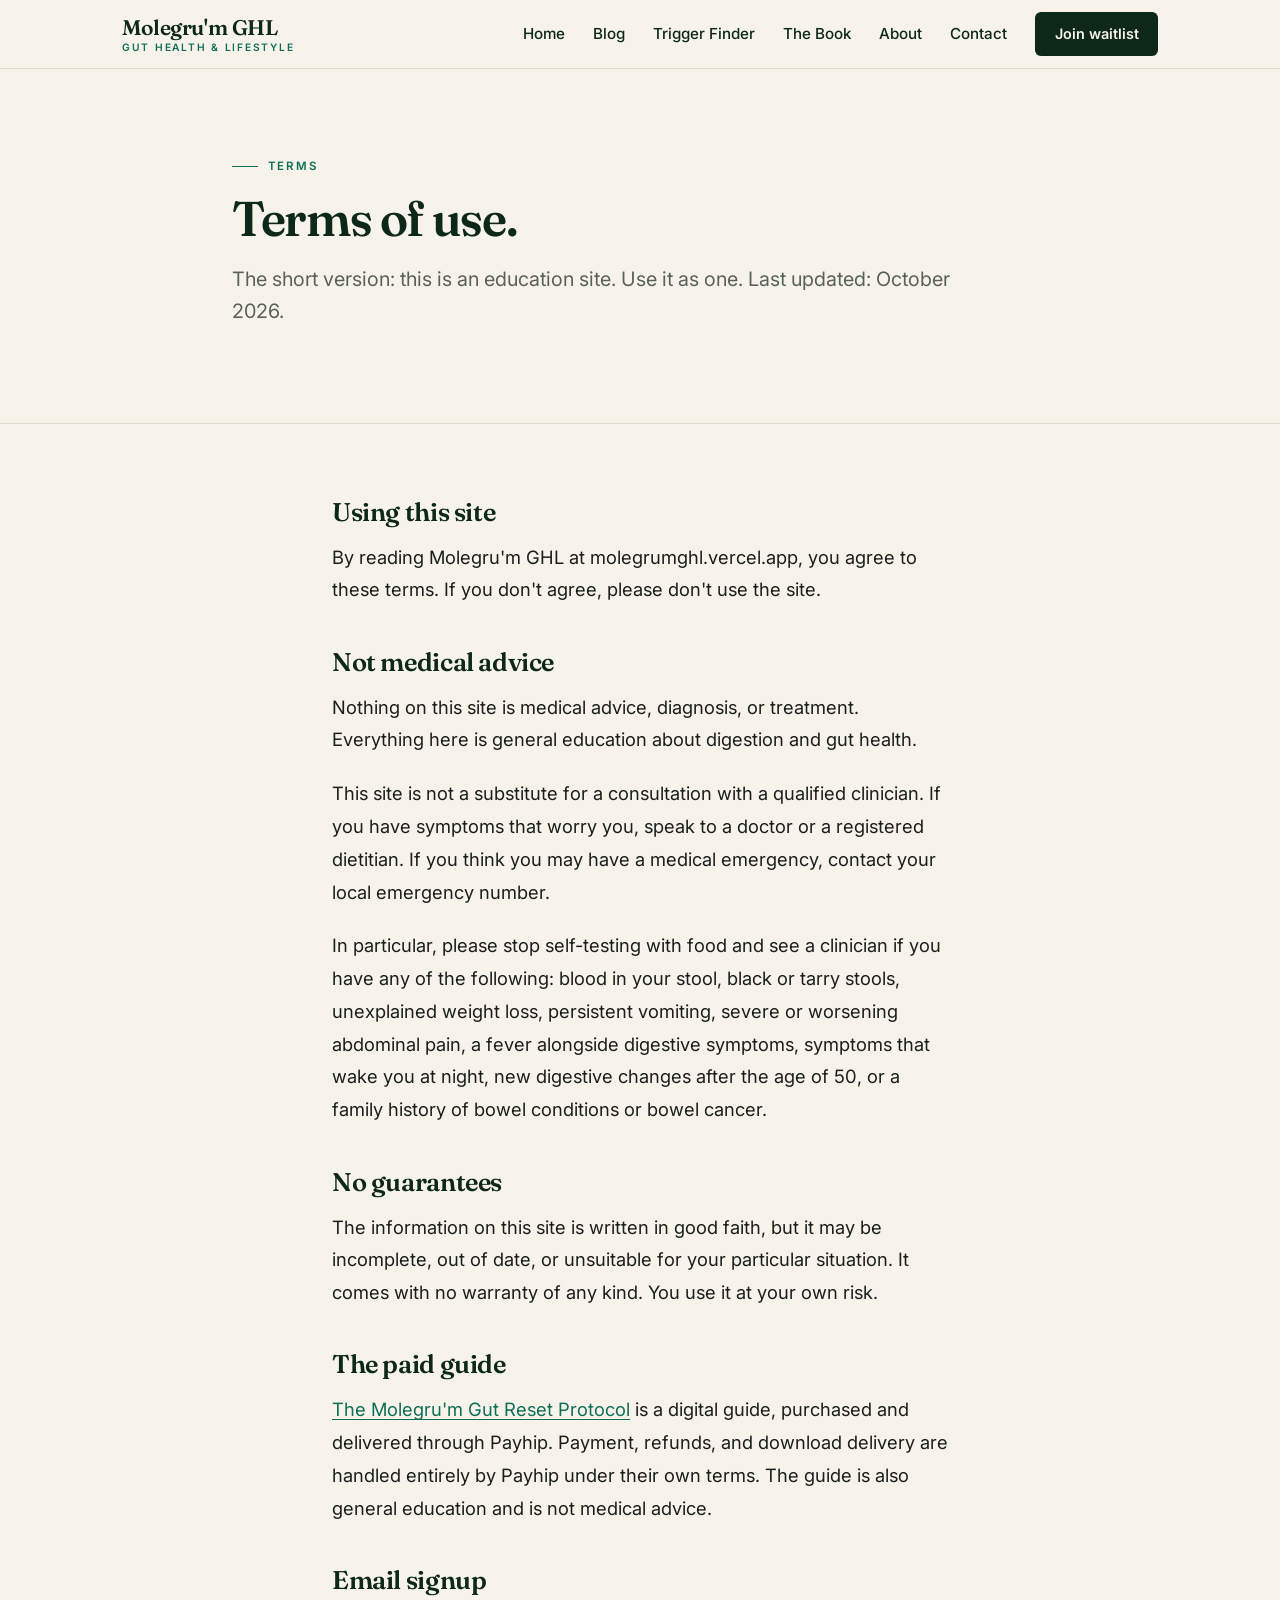
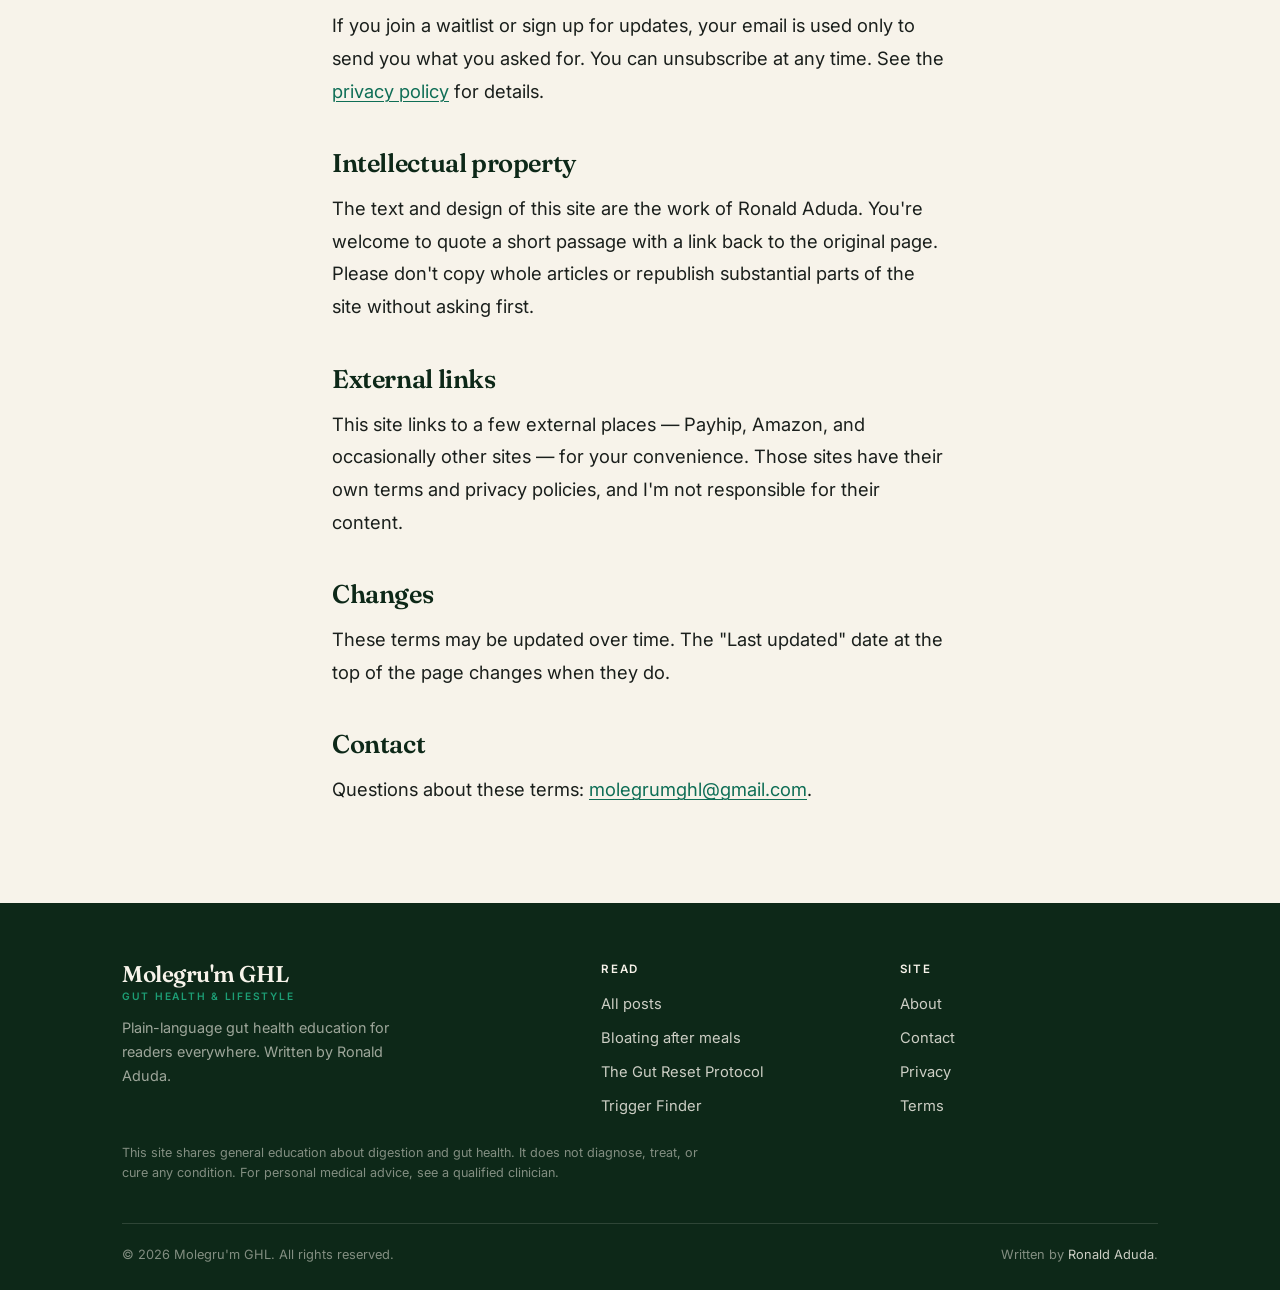
<file: terms.html>
<!DOCTYPE html>
<html lang="en">
<head>
  <meta charset="utf-8">
  <meta name="viewport" content="width=device-width, initial-scale=1">

  <title>Terms of Use — Molegru'm GHL</title>
  <meta name="description" content="Terms of use for Molegru'm GHL. Plain language, with a clear not-medical-advice notice.">
  <link rel="canonical" href="https://molegrumghl.vercel.app/terms">

  <meta property="og:type" content="website">
  <meta property="og:site_name" content="Molegru'm GHL">
  <meta property="og:title" content="Terms of Use — Molegru'm GHL">
  <meta property="og:description" content="Terms of use for Molegru'm GHL.">
  <meta property="og:url" content="https://molegrumghl.vercel.app/terms">
  <meta property="og:image" content="https://molegrumghl.vercel.app/assets/gut-reset-cover-payhip-kFCK6f4L.jpg">

  <meta name="twitter:card" content="summary_large_image">
  <meta name="twitter:title" content="Terms of Use — Molegru'm GHL">
  <meta name="twitter:description" content="Terms of use for Molegru'm GHL.">
  <meta name="twitter:image" content="https://molegrumghl.vercel.app/assets/gut-reset-cover-payhip-kFCK6f4L.jpg">

  <link rel="preconnect" href="https://fonts.googleapis.com">
  <link rel="preconnect" href="https://fonts.gstatic.com" crossorigin>
  <link href="https://fonts.googleapis.com/css2?family=Fraunces:opsz,wght@9..144,400;9..144,600&family=Inter:wght@400;500;600;700&display=swap" rel="stylesheet">

  <link rel="stylesheet" href="/css/style.css">
  <script src="/js/main.js" defer></script>
</head>
<body>

  <a class="skip-link" href="#main">Skip to content</a>

  <header class="site-header">
    <div class="wrap header-inner">
      <a class="brand" href="/">
        <span class="brand__mark">Molegru'm GHL</span>
        <span class="brand__sub">Gut Health &amp; Lifestyle</span>
      </a>

      <button class="nav-toggle" type="button"
              aria-label="Open menu"
              aria-expanded="false"
              aria-controls="site-nav">
        <span class="nav-toggle__bar"></span>
        <span class="nav-toggle__bar"></span>
        <span class="nav-toggle__bar"></span>
      </button>

      <nav id="site-nav" class="site-nav" aria-label="Primary">
        <ul>
          <li><a href="/">Home</a></li>
          <li><a href="/blog/">Blog</a></li>
          <li><a href="/trigger-finder">Trigger Finder</a></li>
          <li><a href="/book">The Book</a></li>
          <li><a href="/about">About</a></li>
          <li><a href="/contact">Contact</a></li>
          <li><a class="nav-cta" href="/trigger-finder">Join waitlist</a></li>
        </ul>
      </nav>
    </div>
  </header>

  <main id="main">

    <section class="hero">
      <div class="wrap hero__inner">
        <p class="eyebrow">Terms</p>
        <h1>Terms of use.</h1>
        <p class="lede">
          The short version: this is an education site. Use it as one. Last updated: October 2026.
        </p>
      </div>
    </section>

    <section class="section section--tight-top">
      <div class="wrap wrap--read">
        <article class="article-body">

          <h2>Using this site</h2>
          <p>
            By reading Molegru'm GHL at molegrumghl.vercel.app, you agree to these terms. If you don't agree, please don't use the site.
          </p>

          <h2>Not medical advice</h2>
          <p>
            Nothing on this site is medical advice, diagnosis, or treatment. Everything here is general education about digestion and gut health.
          </p>
          <p>
            This site is not a substitute for a consultation with a qualified clinician. If you have symptoms that worry you, speak to a doctor or a registered dietitian. If you think you may have a medical emergency, contact your local emergency number.
          </p>
          <p>
            In particular, please stop self-testing with food and see a clinician if you have any of the following: blood in your stool, black or tarry stools, unexplained weight loss, persistent vomiting, severe or worsening abdominal pain, a fever alongside digestive symptoms, symptoms that wake you at night, new digestive changes after the age of 50, or a family history of bowel conditions or bowel cancer.
          </p>

          <h2>No guarantees</h2>
          <p>
            The information on this site is written in good faith, but it may be incomplete, out of date, or unsuitable for your particular situation. It comes with no warranty of any kind. You use it at your own risk.
          </p>

          <h2>The paid guide</h2>
          <p>
            <a href="/book">The Molegru'm Gut Reset Protocol</a> is a digital guide, purchased and delivered through Payhip. Payment, refunds, and download delivery are handled entirely by Payhip under their own terms. The guide is also general education and is not medical advice.
          </p>

          <h2>Email signup</h2>
          <p>
            If you join a waitlist or sign up for updates, your email is used only to send you what you asked for. You can unsubscribe at any time. See the <a href="/privacy">privacy policy</a> for details.
          </p>

          <h2>Intellectual property</h2>
          <p>
            The text and design of this site are the work of Ronald Aduda. You're welcome to quote a short passage with a link back to the original page. Please don't copy whole articles or republish substantial parts of the site without asking first.
          </p>

          <h2>External links</h2>
          <p>
            This site links to a few external places — Payhip, Amazon, and occasionally other sites — for your convenience. Those sites have their own terms and privacy policies, and I'm not responsible for their content.
          </p>

          <h2>Changes</h2>
          <p>
            These terms may be updated over time. The "Last updated" date at the top of the page changes when they do.
          </p>

          <h2>Contact</h2>
          <p>
            Questions about these terms: <a href="mailto:molegrumghl@gmail.com">molegrumghl@gmail.com</a>.
          </p>

        </article>
      </div>
    </section>

  </main>

  <footer class="site-footer">
    <div class="wrap">
      <div class="footer-grid">
        <div class="footer-about">
          <a class="brand" href="/">
            <span class="brand__mark">Molegru'm GHL</span>
            <span class="brand__sub">Gut Health &amp; Lifestyle</span>
          </a>
          <p>Plain-language gut health education for readers everywhere. Written by Ronald Aduda.</p>
        </div>

        <div>
          <h2>Read</h2>
          <ul>
            <li><a href="/blog/">All posts</a></li>
            <li><a href="/blog/bloating-after-meals">Bloating after meals</a></li>
            <li><a href="/book">The Gut Reset Protocol</a></li>
            <li><a href="/trigger-finder">Trigger Finder</a></li>
          </ul>
        </div>

        <div>
          <h2>Site</h2>
          <ul>
            <li><a href="/about">About</a></li>
            <li><a href="/contact">Contact</a></li>
            <li><a href="/privacy">Privacy</a></li>
            <li><a href="/terms">Terms</a></li>
          </ul>
        </div>
      </div>

      <p class="footer-disclaimer">This site shares general education about digestion and gut health. It does not diagnose, treat, or cure any condition. For personal medical advice, see a qualified clinician.</p>

      <div class="footer-bottom">
        <p>&copy; <span data-year></span> Molegru'm GHL. All rights reserved.</p>
        <p>Written by <a href="/about">Ronald Aduda</a>.</p>
      </div>
    </div>
  </footer>

</body>
</html>
</file>
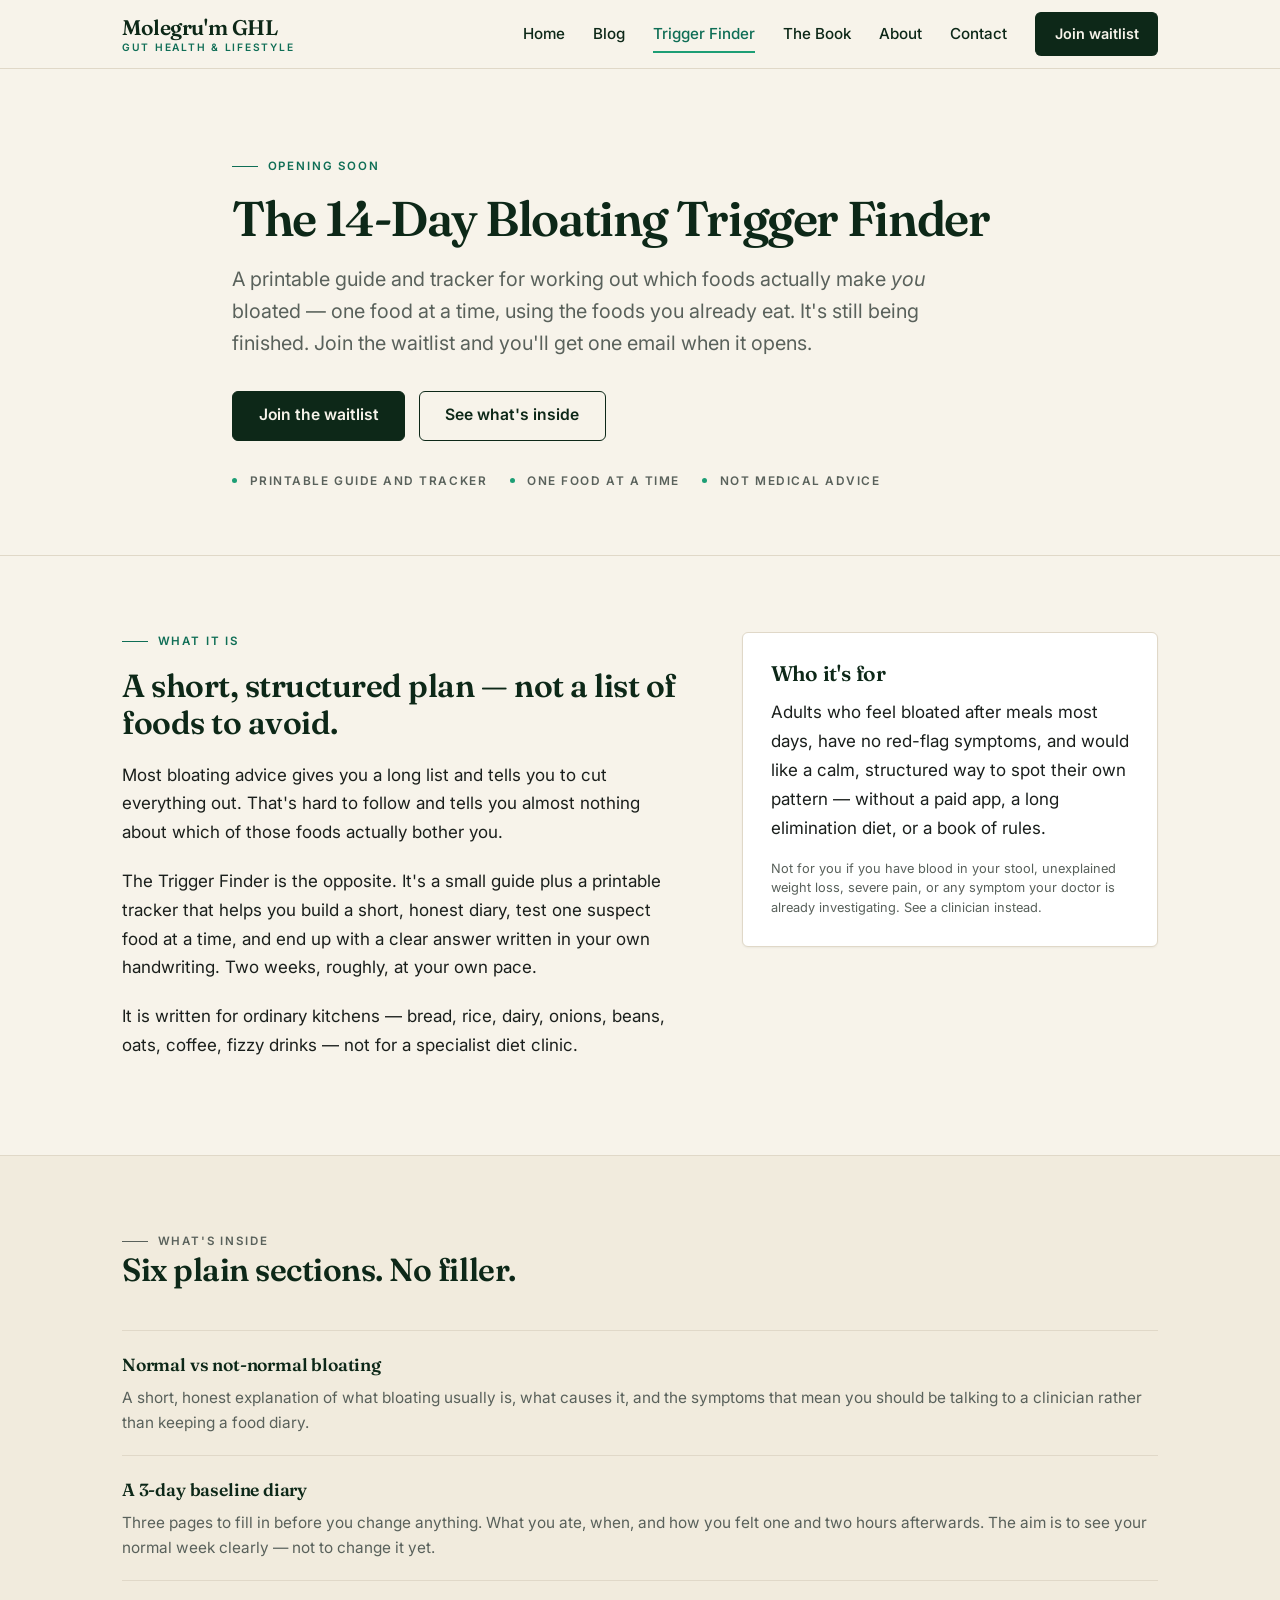
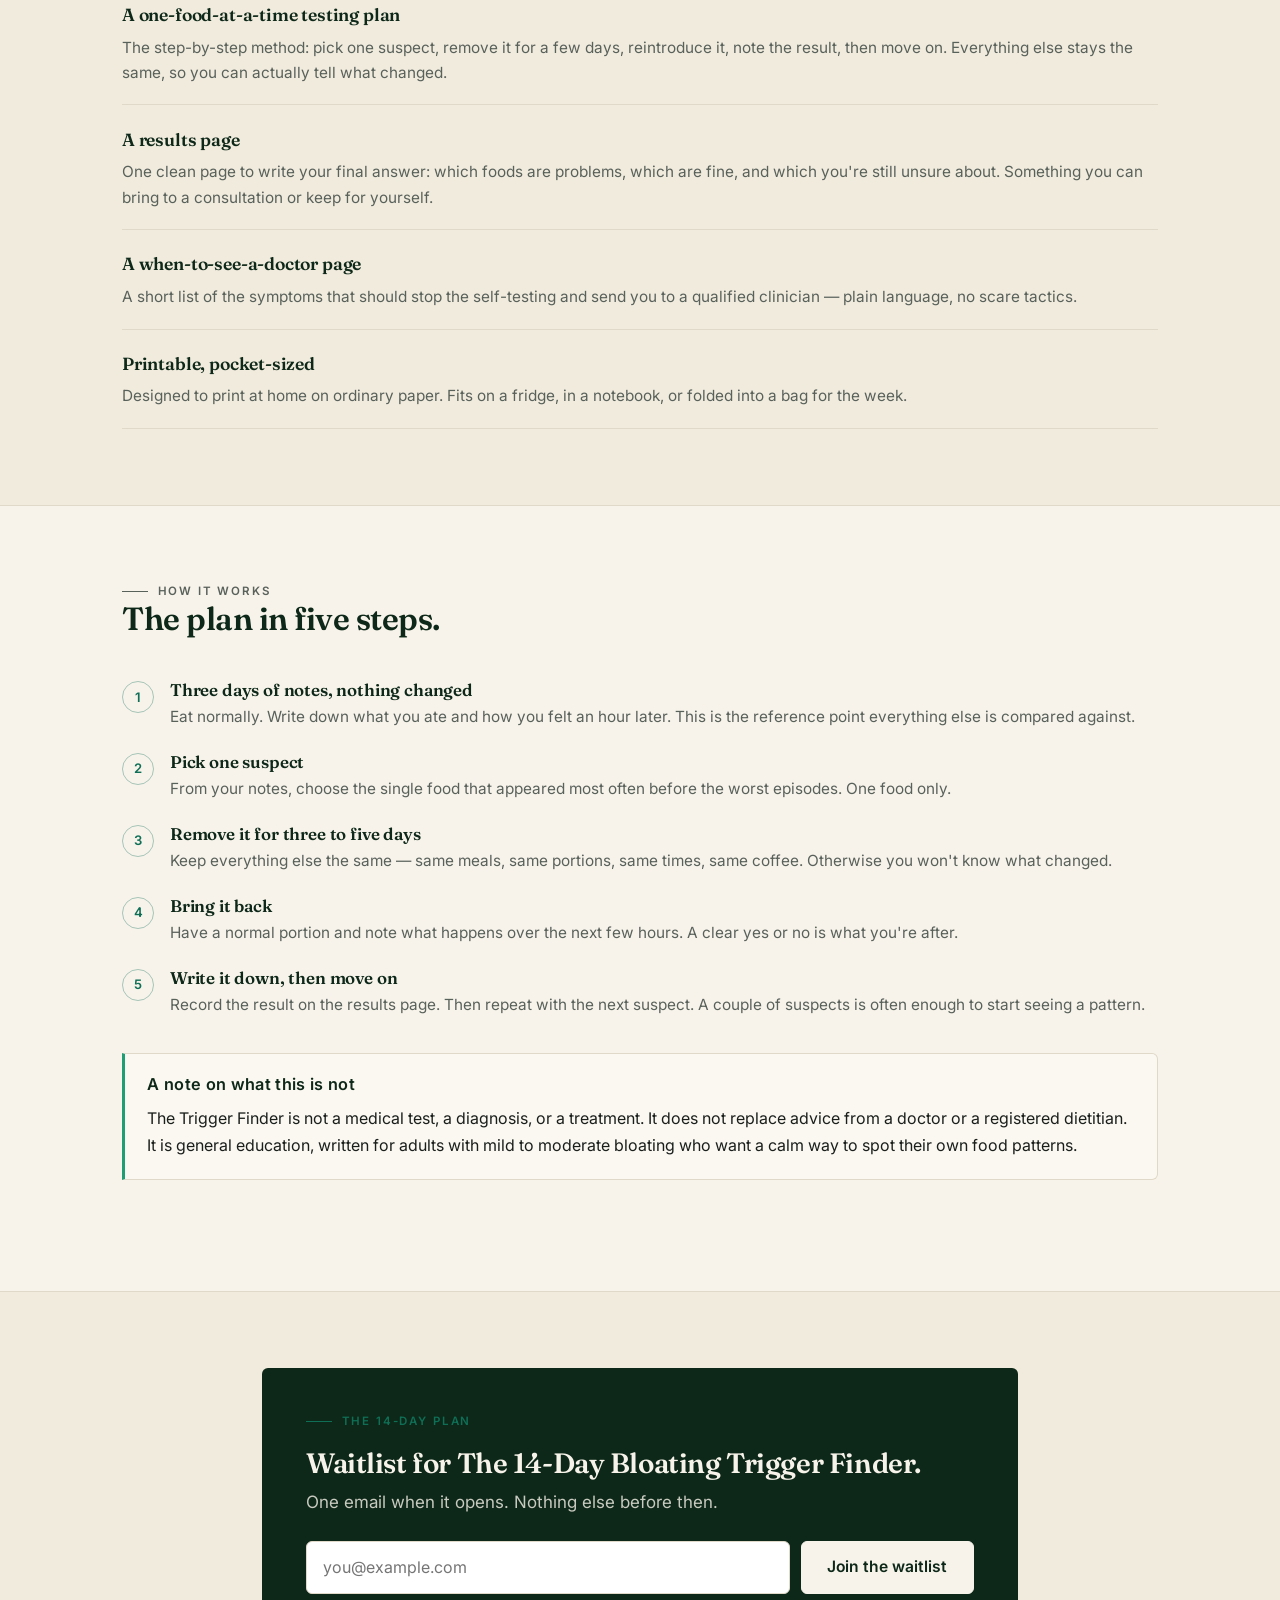
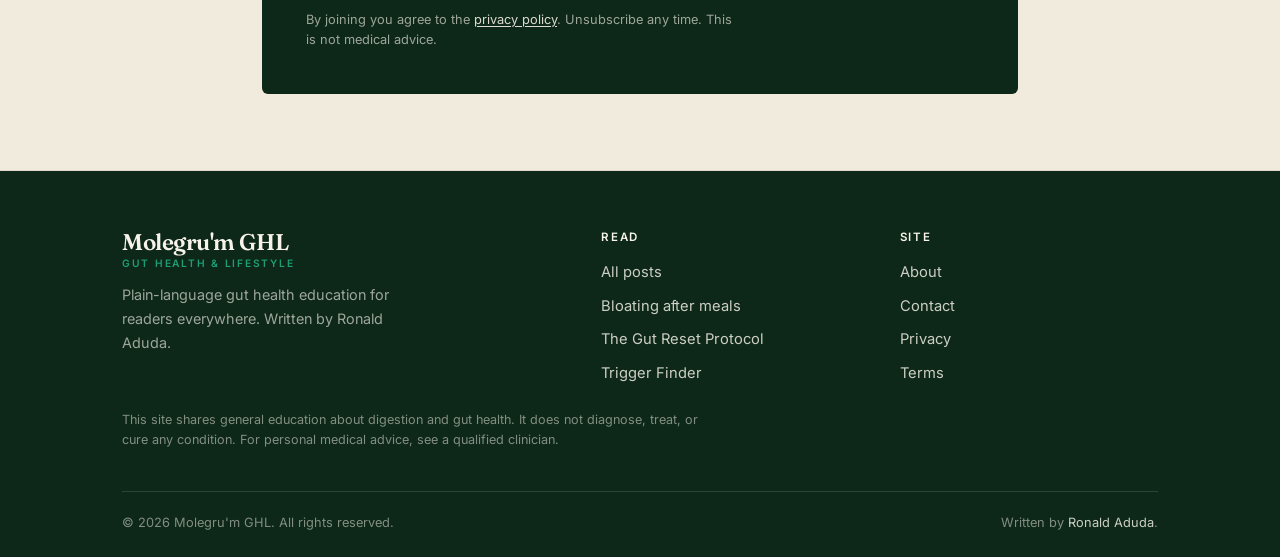
<file: trigger-finder.html>
<!DOCTYPE html>
<html lang="en">
<head>
  <meta charset="utf-8">
  <meta name="viewport" content="width=device-width, initial-scale=1">

  <title>The 14-Day Bloating Trigger Finder — waitlist | Molegru'm GHL</title>
  <meta name="description" content="A printable guide and tracker for working out which foods make you bloated — one food at a time. Opening soon. Join the waitlist.">
  <link rel="canonical" href="https://molegrumghl.vercel.app/trigger-finder">

  <meta property="og:type" content="website">
  <meta property="og:site_name" content="Molegru'm GHL">
  <meta property="og:title" content="The 14-Day Bloating Trigger Finder — waitlist">
  <meta property="og:description" content="A printable guide and tracker for working out which foods make you bloated — one food at a time. Opening soon.">
  <meta property="og:url" content="https://molegrumghl.vercel.app/trigger-finder">
  <meta property="og:image" content="https://molegrumghl.vercel.app/assets/gut-reset-cover-payhip-kFCK6f4L.jpg">

  <meta name="twitter:card" content="summary_large_image">
  <meta name="twitter:title" content="The 14-Day Bloating Trigger Finder — waitlist">
  <meta name="twitter:description" content="A printable guide and tracker for working out which foods make you bloated — one food at a time. Opening soon.">
  <meta name="twitter:image" content="https://molegrumghl.vercel.app/assets/gut-reset-cover-payhip-kFCK6f4L.jpg">

  <link rel="preconnect" href="https://fonts.googleapis.com">
  <link rel="preconnect" href="https://fonts.gstatic.com" crossorigin>
  <link href="https://fonts.googleapis.com/css2?family=Fraunces:opsz,wght@9..144,400;9..144,600&family=Inter:wght@400;500;600;700&display=swap" rel="stylesheet">

  <link rel="stylesheet" href="/css/style.css">
  <script src="/js/main.js" defer></script>
</head>
<body>

  <a class="skip-link" href="#main">Skip to content</a>

  <header class="site-header">
    <div class="wrap header-inner">
      <a class="brand" href="/">
        <span class="brand__mark">Molegru'm GHL</span>
        <span class="brand__sub">Gut Health &amp; Lifestyle</span>
      </a>

      <button class="nav-toggle" type="button"
              aria-label="Open menu"
              aria-expanded="false"
              aria-controls="site-nav">
        <span class="nav-toggle__bar"></span>
        <span class="nav-toggle__bar"></span>
        <span class="nav-toggle__bar"></span>
      </button>

      <nav id="site-nav" class="site-nav" aria-label="Primary">
        <ul>
          <li><a href="/">Home</a></li>
          <li><a href="/blog/">Blog</a></li>
          <li><a href="/trigger-finder" aria-current="page">Trigger Finder</a></li>
          <li><a href="/book">The Book</a></li>
          <li><a href="/about">About</a></li>
          <li><a href="/contact">Contact</a></li>
          <li><a class="nav-cta" href="/trigger-finder">Join waitlist</a></li>
        </ul>
      </nav>
    </div>
  </header>

  <main id="main">

    <section class="hero">
      <div class="wrap hero__inner">
        <p class="eyebrow">Opening soon</p>
        <h1>The 14-Day Bloating Trigger Finder</h1>
        <p class="lede">
          A printable guide and tracker for working out which foods actually make <em>you</em> bloated — one food at a time, using the foods you already eat. It's still being finished. Join the waitlist and you'll get one email when it opens.
        </p>
        <div class="btn-row">
          <a class="btn btn--primary" href="#signup">Join the waitlist</a>
          <a class="btn btn--secondary" href="#inside">See what's inside</a>
        </div>
        <ul class="hero__meta">
          <li>Printable guide and tracker</li>
          <li>One food at a time</li>
          <li>Not medical advice</li>
        </ul>
      </div>
    </section>

    <section class="section">
      <div class="wrap">
        <div class="split split--wide-left">
          <div>
            <p class="eyebrow">What it is</p>
            <h2>A short, structured plan — not a list of foods to avoid.</h2>
            <p>
              Most bloating advice gives you a long list and tells you to cut everything out. That's hard to follow and tells you almost nothing about which of those foods actually bother you.
            </p>
            <p>
              The Trigger Finder is the opposite. It's a small guide plus a printable tracker that helps you build a short, honest diary, test one suspect food at a time, and end up with a clear answer written in your own handwriting. Two weeks, roughly, at your own pace.
            </p>
            <p>
              It is written for ordinary kitchens — bread, rice, dairy, onions, beans, oats, coffee, fizzy drinks — not for a specialist diet clinic.
            </p>
          </div>
          <div class="panel">
            <h3 class="mt-0">Who it's for</h3>
            <p class="mb-0">
              Adults who feel bloated after meals most days, have no red-flag symptoms, and would like a calm, structured way to spot their own pattern — without a paid app, a long elimination diet, or a book of rules.
            </p>
            <p class="form-note" style="margin-top: 1rem;">
              Not for you if you have blood in your stool, unexplained weight loss, severe pain, or any symptom your doctor is already investigating. See a clinician instead.
            </p>
          </div>
        </div>
      </div>
    </section>

    <section class="section section--alt" id="inside">
      <div class="wrap">
        <div class="section-head">
          <p class="eyebrow">What's inside</p>
          <h2>Six plain sections. No filler.</h2>
        </div>

        <ul class="inside-list">
          <li>
            <strong>Normal vs not-normal bloating</strong>
            <span>A short, honest explanation of what bloating usually is, what causes it, and the symptoms that mean you should be talking to a clinician rather than keeping a food diary.</span>
          </li>
          <li>
            <strong>A 3-day baseline diary</strong>
            <span>Three pages to fill in before you change anything. What you ate, when, and how you felt one and two hours afterwards. The aim is to see your normal week clearly — not to change it yet.</span>
          </li>
          <li>
            <strong>A one-food-at-a-time testing plan</strong>
            <span>The step-by-step method: pick one suspect, remove it for a few days, reintroduce it, note the result, then move on. Everything else stays the same, so you can actually tell what changed.</span>
          </li>
          <li>
            <strong>A results page</strong>
            <span>One clean page to write your final answer: which foods are problems, which are fine, and which you're still unsure about. Something you can bring to a consultation or keep for yourself.</span>
          </li>
          <li>
            <strong>A when-to-see-a-doctor page</strong>
            <span>A short list of the symptoms that should stop the self-testing and send you to a qualified clinician — plain language, no scare tactics.</span>
          </li>
          <li>
            <strong>Printable, pocket-sized</strong>
            <span>Designed to print at home on ordinary paper. Fits on a fridge, in a notebook, or folded into a bag for the week.</span>
          </li>
        </ul>
      </div>
    </section>

    <section class="section">
      <div class="wrap">
        <div class="section-head">
          <p class="eyebrow">How it works</p>
          <h2>The plan in five steps.</h2>
        </div>

        <ol class="steps">
          <li>
            <h3>Three days of notes, nothing changed</h3>
            <p>Eat normally. Write down what you ate and how you felt an hour later. This is the reference point everything else is compared against.</p>
          </li>
          <li>
            <h3>Pick one suspect</h3>
            <p>From your notes, choose the single food that appeared most often before the worst episodes. One food only.</p>
          </li>
          <li>
            <h3>Remove it for three to five days</h3>
            <p>Keep everything else the same — same meals, same portions, same times, same coffee. Otherwise you won't know what changed.</p>
          </li>
          <li>
            <h3>Bring it back</h3>
            <p>Have a normal portion and note what happens over the next few hours. A clear yes or no is what you're after.</p>
          </li>
          <li>
            <h3>Write it down, then move on</h3>
            <p>Record the result on the results page. Then repeat with the next suspect. A couple of suspects is often enough to start seeing a pattern.</p>
          </li>
        </ol>

        <div class="callout callout--note">
          <h3>A note on what this is not</h3>
          <p class="mb-0">
            The Trigger Finder is not a medical test, a diagnosis, or a treatment. It does not replace advice from a doctor or a registered dietitian. It is general education, written for adults with mild to moderate bloating who want a calm way to spot their own food patterns.
          </p>
        </div>
      </div>
    </section>

        <!-- Signup -->
    <section class="section section--alt" id="signup">
      <div class="wrap wrap--narrow">
        <div class="signup">
          <p class="eyebrow">The 14-day plan</p>
          <h2>Waitlist for The 14-Day Bloating Trigger Finder.</h2>
          <p>One email when it opens. Nothing else before then.</p>

          <form data-signup action="https://assets.mailerlite.com/jsonp/2733832/forms/202044902435980882/subscribe" method="post" novalidate>            
            <div class="form-row">
              <label class="visually-hidden" for="signup-email-post">Your email address</label>
              
              <input class="input" id="signup-email-post" type="email" name="fields[email]"
                     placeholder="you@example.com" required autocomplete="email">
                     
              <input type="hidden" name="ml-submit" value="1">
              <input type="hidden" name="anticsrf" value="true">
              
              <button class="btn btn--light" type="submit">Join the waitlist</button>
            </div>
            <p data-signup-status class="form-note" role="status" aria-live="polite"></p>
            <p class="form-note">By joining you agree to the <a href="/privacy">privacy policy</a>. Unsubscribe any time. This is not medical advice.</p>
          </form>
          
        </div>
      </div>
    </section>
  </main>

  <footer class="site-footer">
    <div class="wrap">
      <div class="footer-grid">
        <div class="footer-about">
          <a class="brand" href="/">
            <span class="brand__mark">Molegru'm GHL</span>
            <span class="brand__sub">Gut Health &amp; Lifestyle</span>
          </a>
          <p>Plain-language gut health education for readers everywhere. Written by Ronald Aduda.</p>
        </div>

        <div>
          <h2>Read</h2>
          <ul>
            <li><a href="/blog/">All posts</a></li>
            <li><a href="/blog/bloating-after-meals">Bloating after meals</a></li>
            <li><a href="/book">The Gut Reset Protocol</a></li>
            <li><a href="/trigger-finder">Trigger Finder</a></li>
          </ul>
        </div>

        <div>
          <h2>Site</h2>
          <ul>
            <li><a href="/about">About</a></li>
            <li><a href="/contact">Contact</a></li>
            <li><a href="/privacy">Privacy</a></li>
            <li><a href="/terms">Terms</a></li>
          </ul>
        </div>
      </div>

      <p class="footer-disclaimer">This site shares general education about digestion and gut health. It does not diagnose, treat, or cure any condition. For personal medical advice, see a qualified clinician.</p>

      <div class="footer-bottom">
        <p>&copy; <span data-year></span> Molegru'm GHL. All rights reserved.</p>
        <p>Written by <a href="/about">Ronald Aduda</a>.</p>
      </div>
    </div>
  </footer>

</body>
</html>
</file>
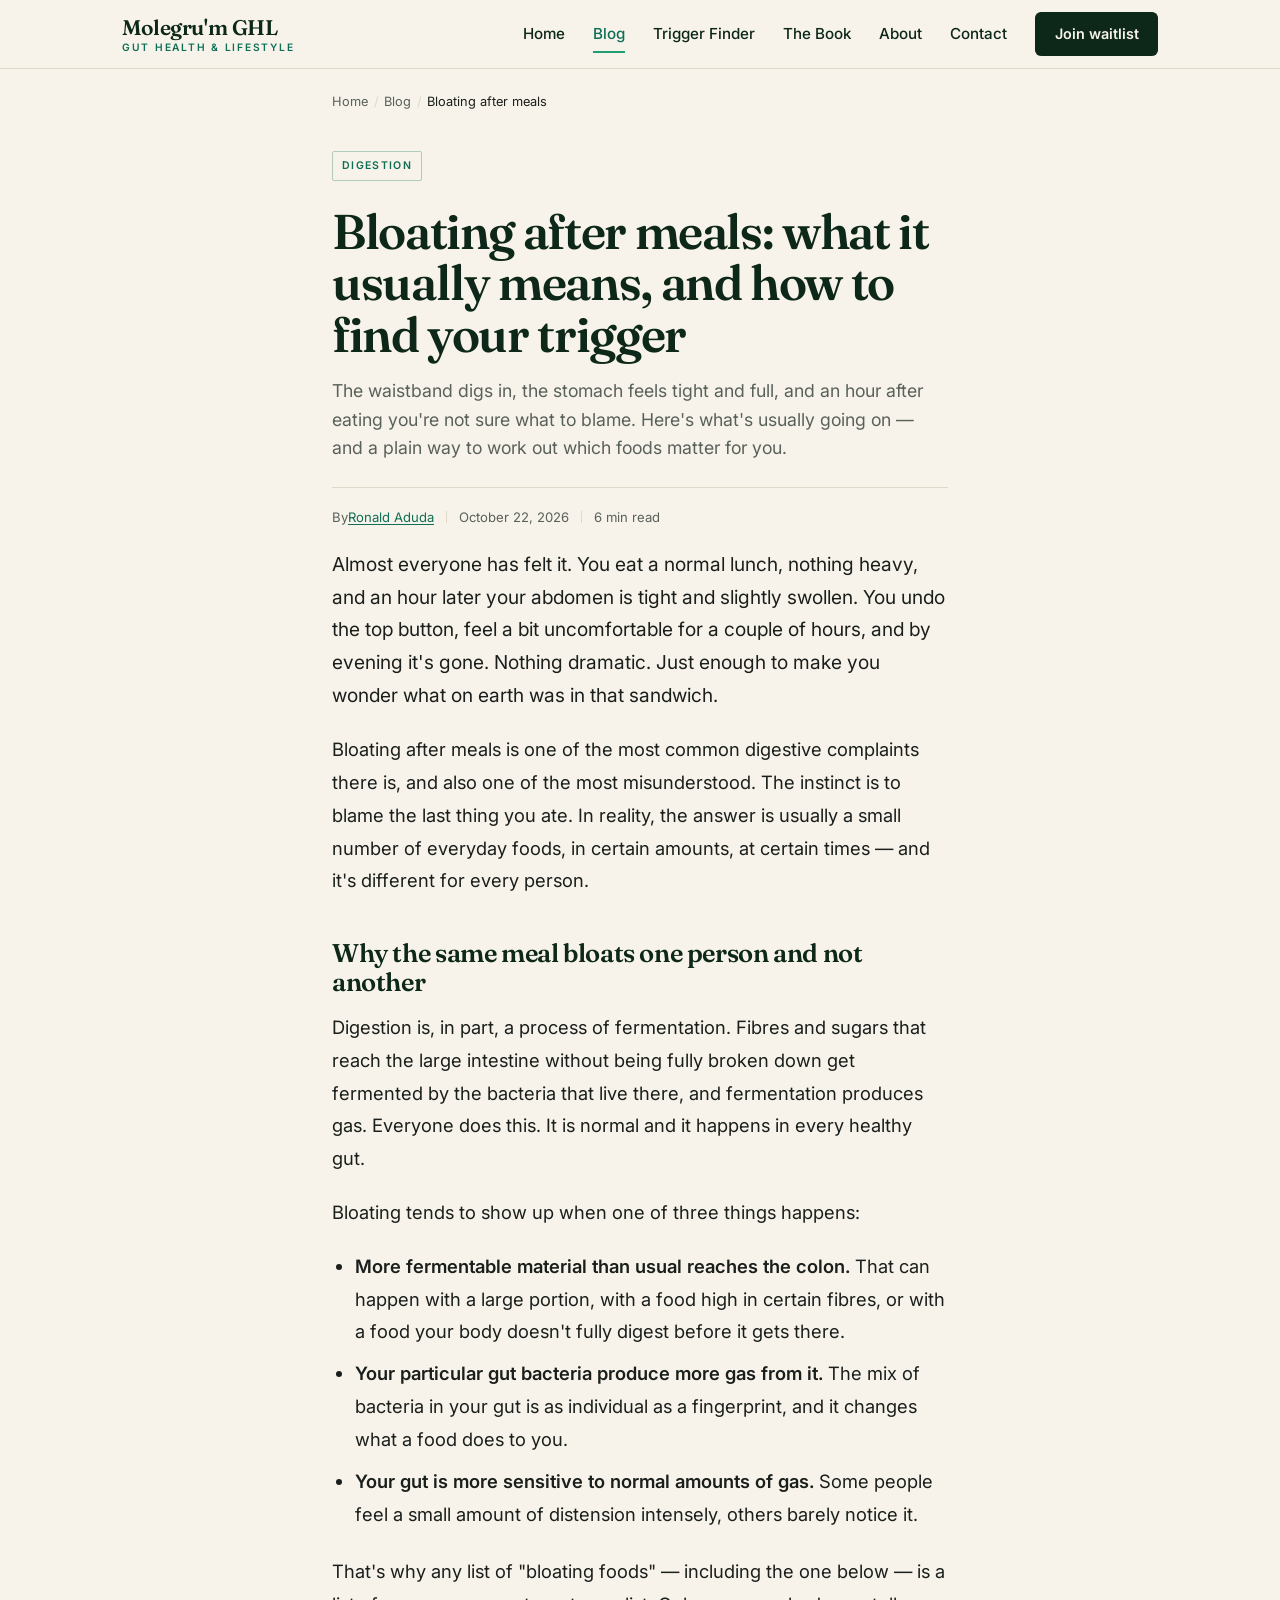
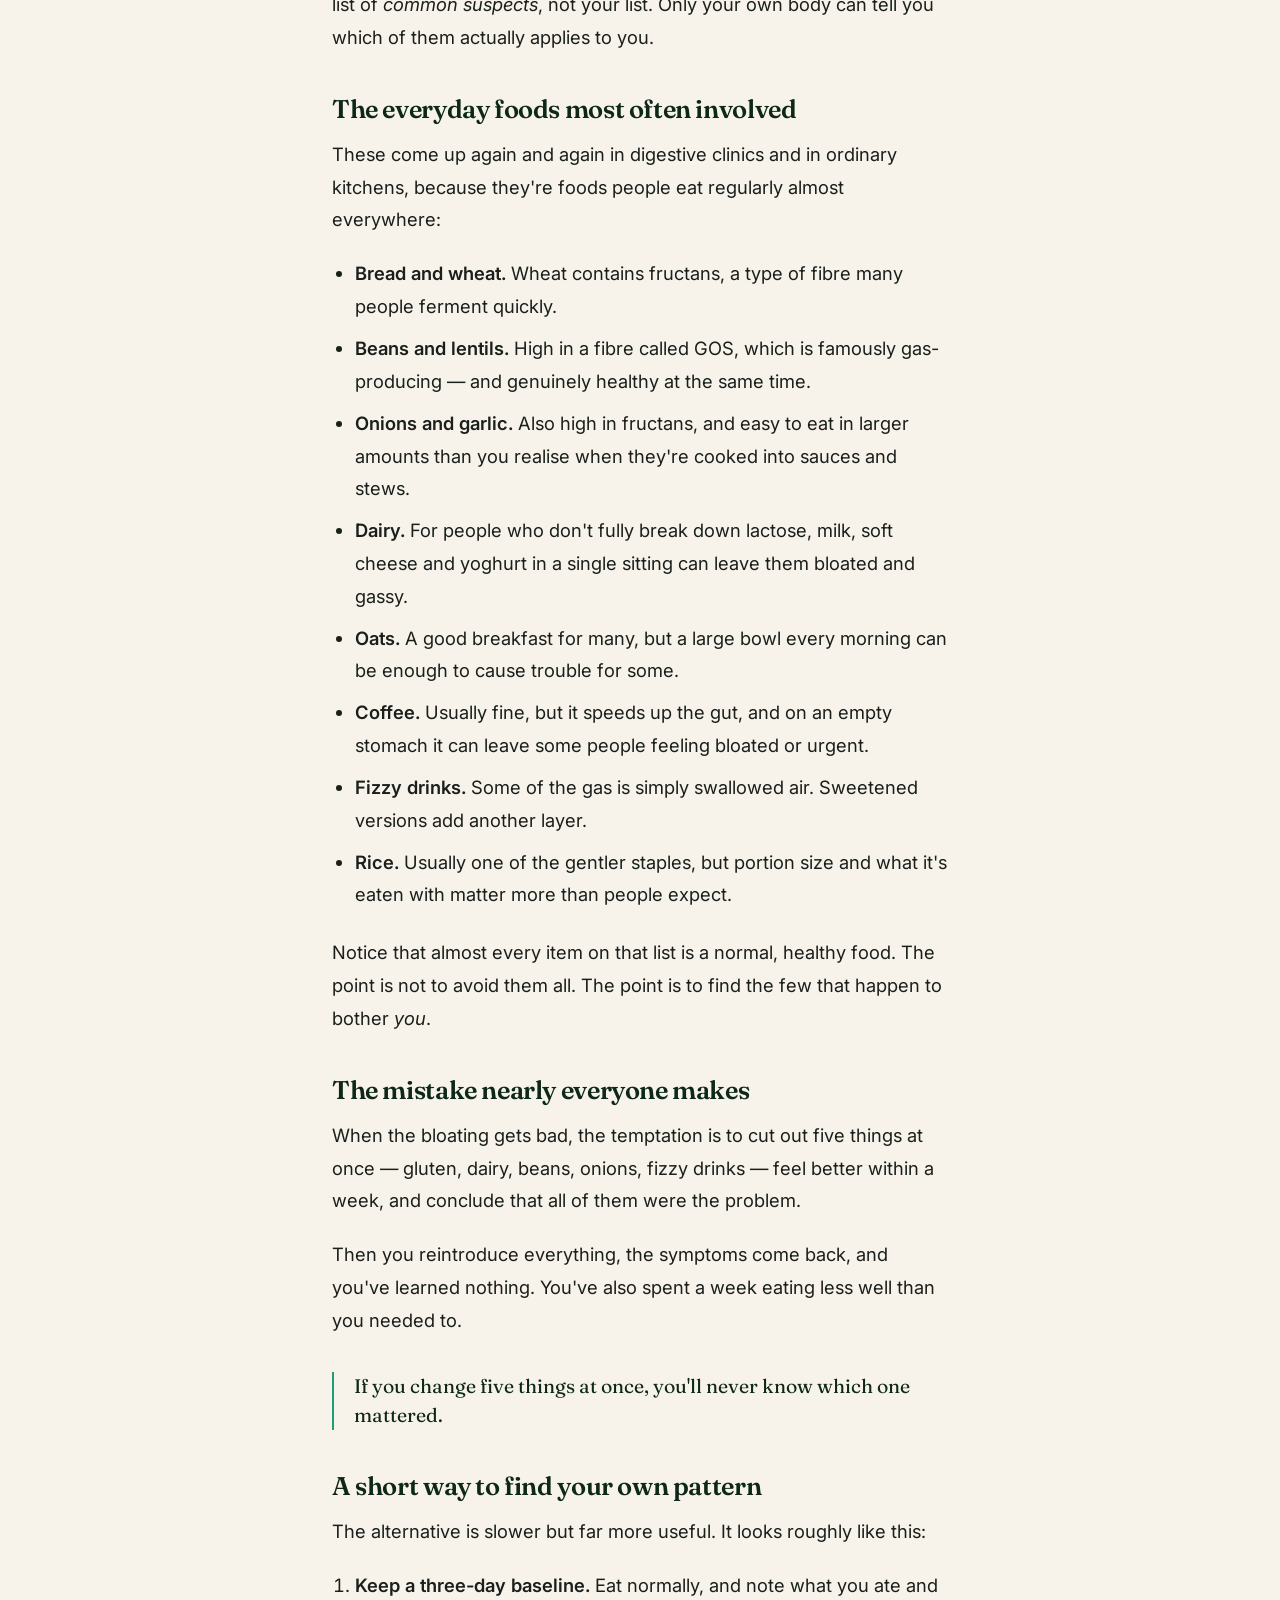
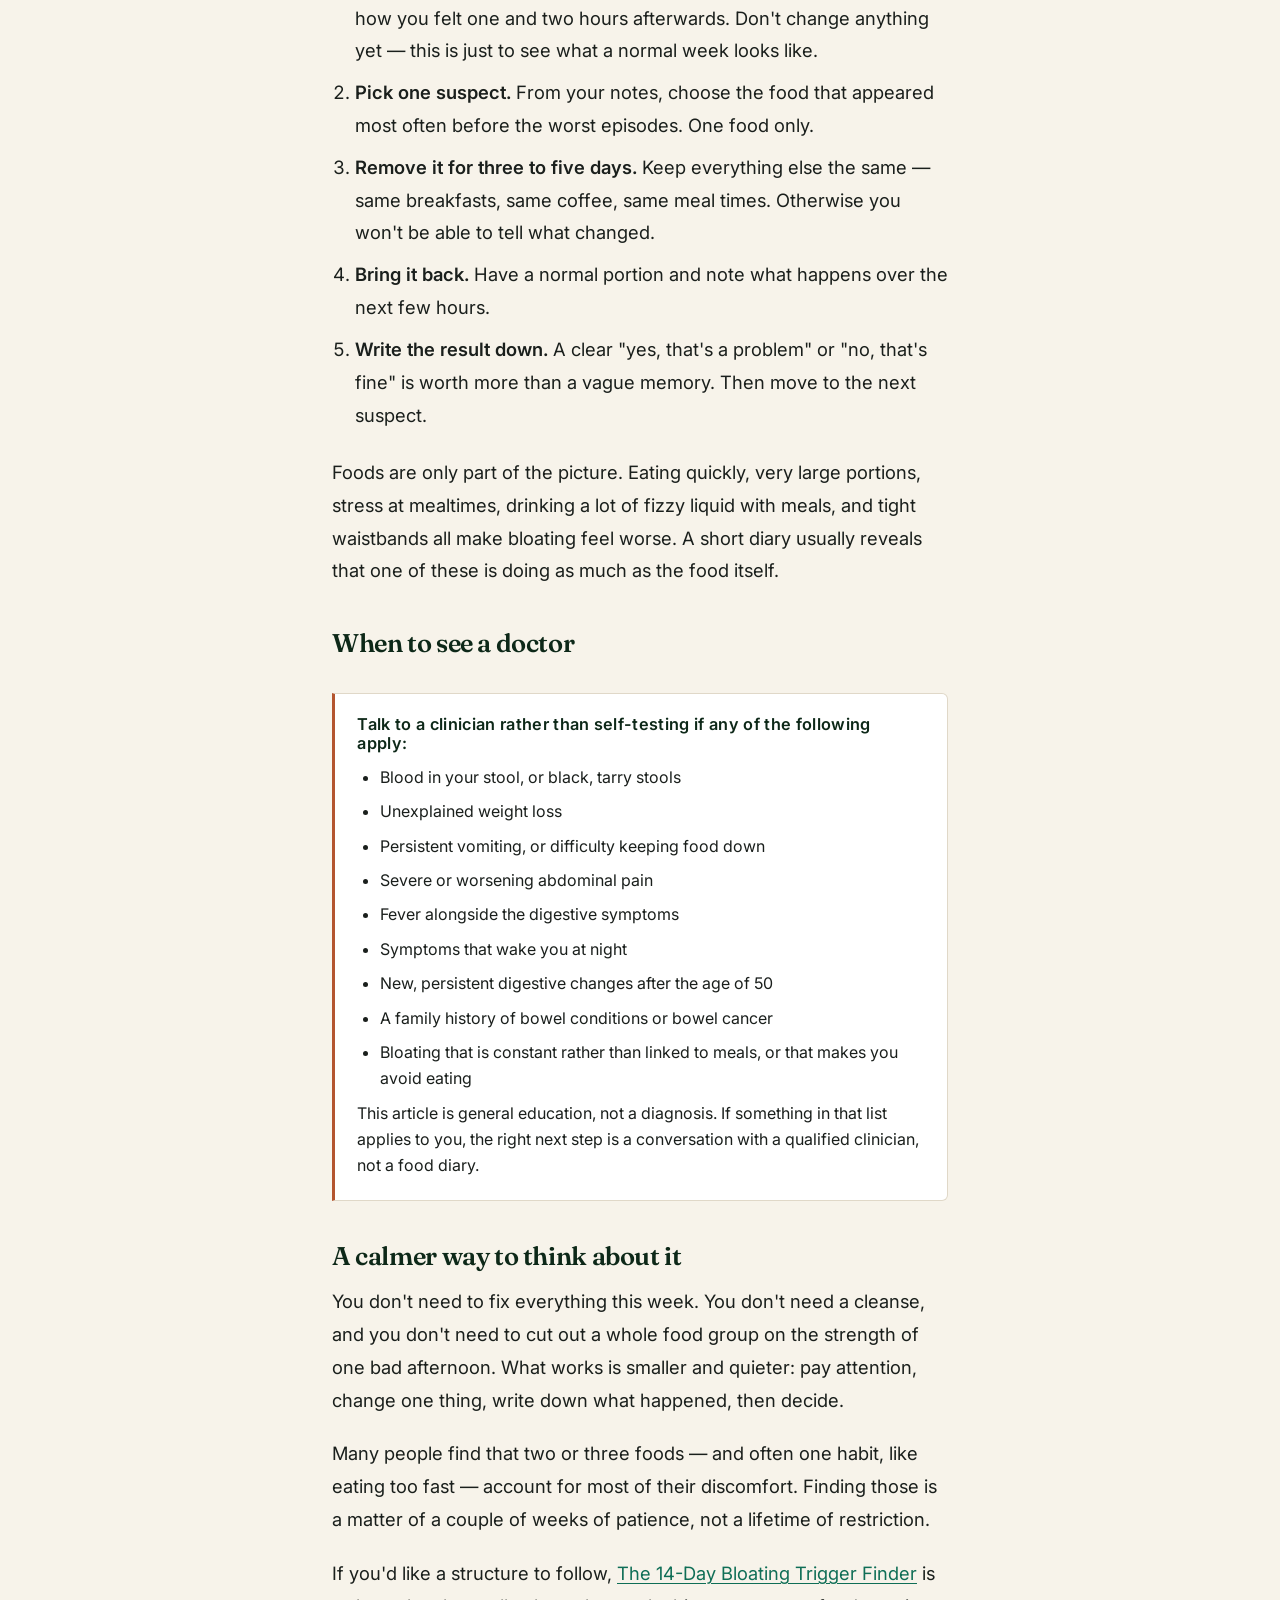
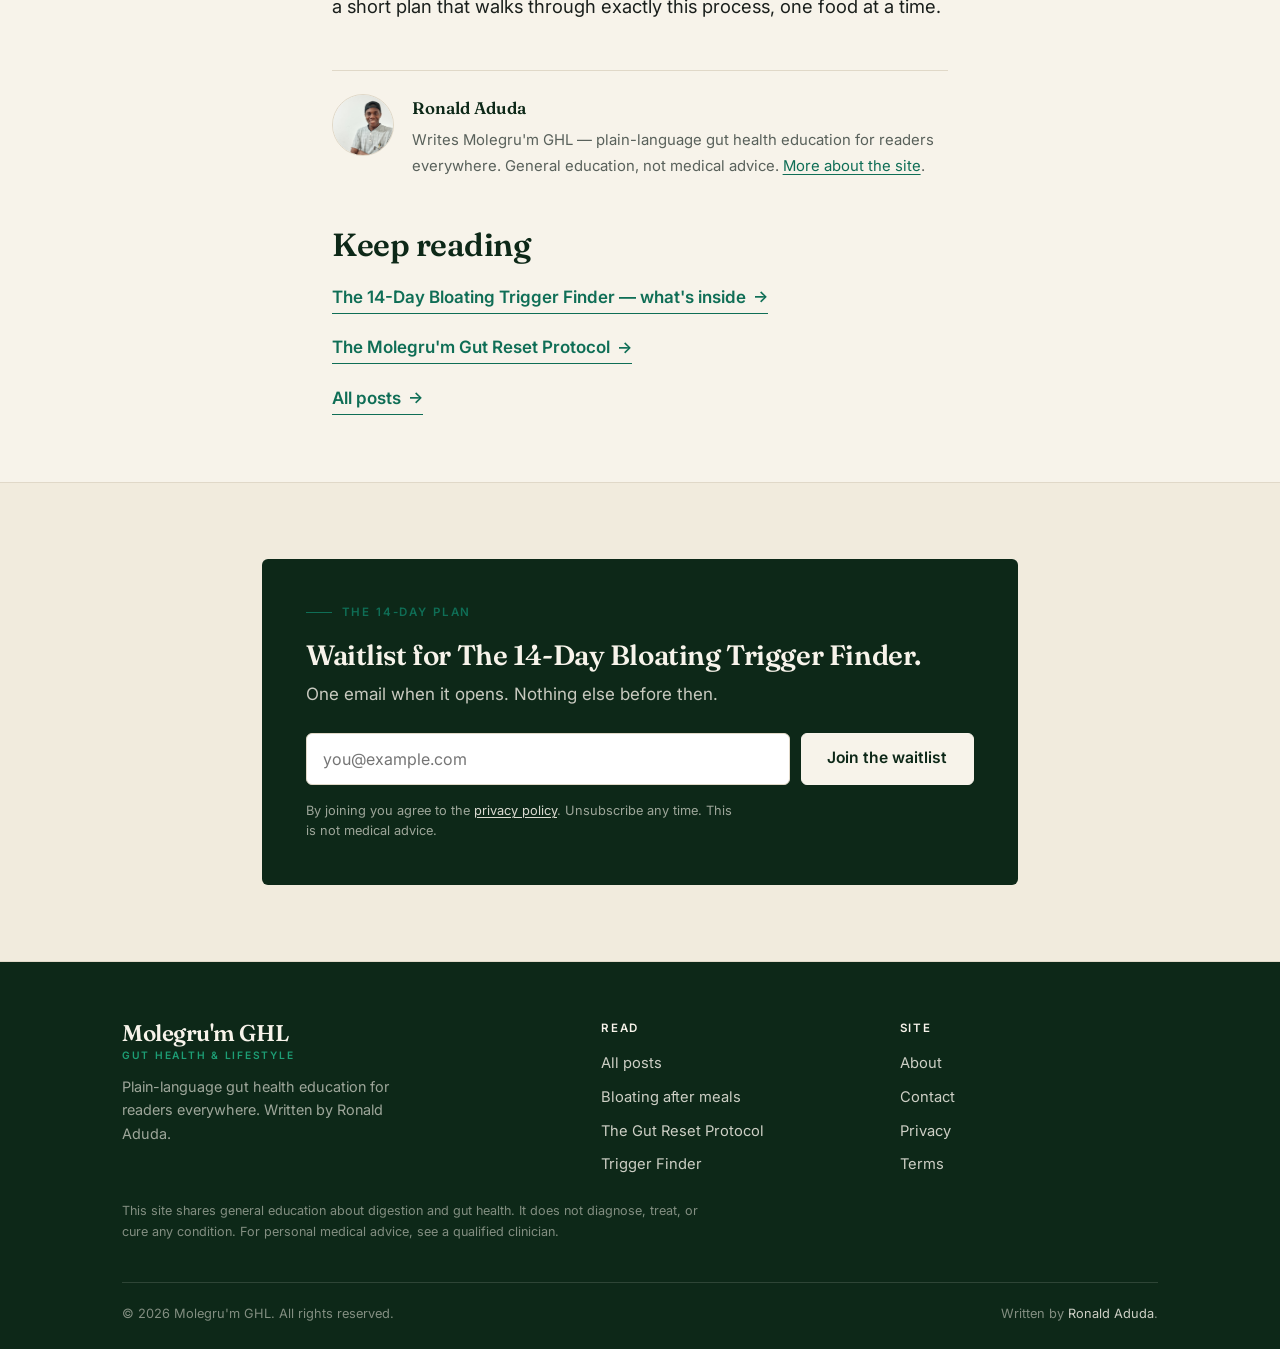
<file: blog/bloating-after-meals.html>
<!DOCTYPE html>
<html lang="en">
<head>
  <meta charset="utf-8">
  <meta name="viewport" content="width=device-width, initial-scale=1">

  <title>Bloating after meals: what it usually means, and how to find your trigger — Molegru'm GHL</title>
  <meta name="description" content="Why the same meal bloats one person and not another, the everyday foods most often involved (bread, beans, onions, dairy, oats, coffee, fizzy drinks), and a calm way to find your own trigger at home.">
  <link rel="canonical" href="https://molegrumghl.vercel.app/blog/bloating-after-meals">

  <meta property="og:type" content="article">
  <meta property="og:site_name" content="Molegru'm GHL">
  <meta property="og:title" content="Bloating after meals: what it usually means, and how to find your trigger">
  <meta property="og:description" content="Why the same meal bloats one person and not another — and a calm, food-by-food way to spot your own pattern at home.">
  <meta property="og:url" content="https://molegrumghl.vercel.app/blog/bloating-after-meals">
  <meta property="og:image" content="https://molegrumghl.vercel.app/assets/gut-reset-cover-payhip-kFCK6f4L.jpg">
  <meta property="article:published_time" content="2026-10-22">

  <meta name="twitter:card" content="summary_large_image">
  <meta name="twitter:title" content="Bloating after meals: what it usually means, and how to find your trigger">
  <meta name="twitter:description" content="Why the same meal bloats one person and not another — and a calm, food-by-food way to spot your own pattern.">
  <meta name="twitter:image" content="https://molegrumghl.vercel.app/assets/gut-reset-cover-payhip-kFCK6f4L.jpg">

  <link rel="preconnect" href="https://fonts.googleapis.com">
  <link rel="preconnect" href="https://fonts.gstatic.com" crossorigin>
  <link href="https://fonts.googleapis.com/css2?family=Fraunces:opsz,wght@9..144,400;9..144,600&family=Inter:wght@400;500;600;700&display=swap" rel="stylesheet">

  <link rel="stylesheet" href="/css/style.css">
  <script src="/js/main.js" defer></script>

  <script type="application/ld+json">
  {
    "@context": "https://schema.org",
    "@graph": [
      {
        "@type": "Article",
        "headline": "Bloating after meals: what it usually means, and how to find your trigger",
        "description": "Why the same meal bloats one person and not another, the everyday foods most often involved, and a calm way to find your own trigger at home.",
        "datePublished": "2026-10-22",
        "dateModified": "2026-10-22",
        "author": {
          "@type": "Person",
          "name": "Ronald Aduda",
          "url": "https://molegrumghl.vercel.app/about"
        },
        "publisher": {
          "@type": "Organization",
          "name": "Molegru'm GHL",
          "url": "https://molegrumghl.vercel.app/"
        },
        "mainEntityOfPage": {
          "@type": "WebPage",
          "@id": "https://molegrumghl.vercel.app/blog/bloating-after-meals"
        },
        "image": "https://molegrumghl.vercel.app/assets/gut-reset-cover-payhip-kFCK6f4L.jpg",
        "articleSection": "Digestion",
        "inLanguage": "en"
      },
      {
        "@type": "BreadcrumbList",
        "itemListElement": [
          { "@type": "ListItem", "position": 1, "name": "Home", "item": "https://molegrumghl.vercel.app/" },
          { "@type": "ListItem", "position": 2, "name": "Blog", "item": "https://molegrumghl.vercel.app/blog/" },
          { "@type": "ListItem", "position": 3, "name": "Bloating after meals", "item": "https://molegrumghl.vercel.app/blog/bloating-after-meals" }
        ]
      }
    ]
  }
  </script>
</head>
<body>

  <a class="skip-link" href="#main">Skip to content</a>

  <header class="site-header">
    <div class="wrap header-inner">
      <a class="brand" href="/">
        <span class="brand__mark">Molegru'm GHL</span>
        <span class="brand__sub">Gut Health &amp; Lifestyle</span>
      </a>

      <button class="nav-toggle" type="button"
              aria-label="Open menu"
              aria-expanded="false"
              aria-controls="site-nav">
        <span class="nav-toggle__bar"></span>
        <span class="nav-toggle__bar"></span>
        <span class="nav-toggle__bar"></span>
      </button>

      <nav id="site-nav" class="site-nav" aria-label="Primary">
        <ul>
          <li><a href="/">Home</a></li>
          <li><a href="/blog/" aria-current="page">Blog</a></li>
          <li><a href="/trigger-finder">Trigger Finder</a></li>
          <li><a href="/book">The Book</a></li>
          <li><a href="/about">About</a></li>
          <li><a href="/contact">Contact</a></li>
          <li><a class="nav-cta" href="/trigger-finder">Join waitlist</a></li>
        </ul>
      </nav>
    </div>
  </header>

  <main id="main">

    <!-- Breadcrumb -->
    <div class="wrap wrap--read">
      <nav class="breadcrumb" aria-label="Breadcrumb">
        <ol>
          <li><a href="/">Home</a></li>
          <li><a href="/blog/">Blog</a></li>
          <li aria-current="page">Bloating after meals</li>
        </ol>
      </nav>
    </div>

    <!-- Article head -->
    <div class="wrap wrap--read">
      <header class="article-head">
        <span class="tag">Digestion</span>
        <h1>Bloating after meals: what it usually means, and how to find your trigger</h1>
        <p class="lede">
          The waistband digs in, the stomach feels tight and full, and an hour after eating you're not sure what to blame. Here's what's usually going on — and a plain way to work out which foods matter for you.
        </p>

        <ul class="post-meta">
          <li>By <a href="/about">Ronald Aduda</a></li>
          <li><time datetime="2026-10-22">October 22, 2026</time></li>
          <li><span data-reading-time>9 min read</span></li>
        </ul>
      </header>
    </div>

    <!-- Article body -->
    <div class="wrap wrap--read">
      <article class="article-body" data-article-body>

        <p>
          Almost everyone has felt it. You eat a normal lunch, nothing heavy, and an hour later your abdomen is tight and slightly swollen. You undo the top button, feel a bit uncomfortable for a couple of hours, and by evening it's gone. Nothing dramatic. Just enough to make you wonder what on earth was in that sandwich.
        </p>

        <p>
          Bloating after meals is one of the most common digestive complaints there is, and also one of the most misunderstood. The instinct is to blame the last thing you ate. In reality, the answer is usually a small number of everyday foods, in certain amounts, at certain times — and it's different for every person.
        </p>

        <h2>Why the same meal bloats one person and not another</h2>

        <p>
          Digestion is, in part, a process of fermentation. Fibres and sugars that reach the large intestine without being fully broken down get fermented by the bacteria that live there, and fermentation produces gas. Everyone does this. It is normal and it happens in every healthy gut.
        </p>

        <p>
          Bloating tends to show up when one of three things happens:
        </p>

        <ul>
          <li><strong>More fermentable material than usual reaches the colon.</strong> That can happen with a large portion, with a food high in certain fibres, or with a food your body doesn't fully digest before it gets there.</li>
          <li><strong>Your particular gut bacteria produce more gas from it.</strong> The mix of bacteria in your gut is as individual as a fingerprint, and it changes what a food does to you.</li>
          <li><strong>Your gut is more sensitive to normal amounts of gas.</strong> Some people feel a small amount of distension intensely, others barely notice it.</li>
        </ul>

        <p>
          That's why any list of "bloating foods" — including the one below — is a list of <em>common suspects</em>, not your list. Only your own body can tell you which of them actually applies to you.
        </p>

        <h2>The everyday foods most often involved</h2>

        <p>
          These come up again and again in digestive clinics and in ordinary kitchens, because they're foods people eat regularly almost everywhere:
        </p>

        <ul>
          <li><strong>Bread and wheat.</strong> Wheat contains fructans, a type of fibre many people ferment quickly.</li>
          <li><strong>Beans and lentils.</strong> High in a fibre called GOS, which is famously gas-producing — and genuinely healthy at the same time.</li>
          <li><strong>Onions and garlic.</strong> Also high in fructans, and easy to eat in larger amounts than you realise when they're cooked into sauces and stews.</li>
          <li><strong>Dairy.</strong> For people who don't fully break down lactose, milk, soft cheese and yoghurt in a single sitting can leave them bloated and gassy.</li>
          <li><strong>Oats.</strong> A good breakfast for many, but a large bowl every morning can be enough to cause trouble for some.</li>
          <li><strong>Coffee.</strong> Usually fine, but it speeds up the gut, and on an empty stomach it can leave some people feeling bloated or urgent.</li>
          <li><strong>Fizzy drinks.</strong> Some of the gas is simply swallowed air. Sweetened versions add another layer.</li>
          <li><strong>Rice.</strong> Usually one of the gentler staples, but portion size and what it's eaten with matter more than people expect.</li>
        </ul>

        <p>
          Notice that almost every item on that list is a normal, healthy food. The point is not to avoid them all. The point is to find the few that happen to bother <em>you</em>.
        </p>

        <h2>The mistake nearly everyone makes</h2>

        <p>
          When the bloating gets bad, the temptation is to cut out five things at once — gluten, dairy, beans, onions, fizzy drinks — feel better within a week, and conclude that all of them were the problem.
        </p>

        <p>
          Then you reintroduce everything, the symptoms come back, and you've learned nothing. You've also spent a week eating less well than you needed to.
        </p>

        <div class="pull">
          If you change five things at once, you'll never know which one mattered.
        </div>

        <h2>A short way to find your own pattern</h2>

        <p>
          The alternative is slower but far more useful. It looks roughly like this:
        </p>

        <ol>
          <li><strong>Keep a three-day baseline.</strong> Eat normally, and note what you ate and how you felt one and two hours afterwards. Don't change anything yet — this is just to see what a normal week looks like.</li>
          <li><strong>Pick one suspect.</strong> From your notes, choose the food that appeared most often before the worst episodes. One food only.</li>
          <li><strong>Remove it for three to five days.</strong> Keep everything else the same — same breakfasts, same coffee, same meal times. Otherwise you won't be able to tell what changed.</li>
          <li><strong>Bring it back.</strong> Have a normal portion and note what happens over the next few hours.</li>
          <li><strong>Write the result down.</strong> A clear "yes, that's a problem" or "no, that's fine" is worth more than a vague memory. Then move to the next suspect.</li>
        </ol>

        <p>
          Foods are only part of the picture. Eating quickly, very large portions, stress at mealtimes, drinking a lot of fizzy liquid with meals, and tight waistbands all make bloating feel worse. A short diary usually reveals that one of these is doing as much as the food itself.
        </p>

        <h2>When to see a doctor</h2>

        <div class="callout callout--doctor">
          <h3>Talk to a clinician rather than self-testing if any of the following apply:</h3>
          <ul>
            <li>Blood in your stool, or black, tarry stools</li>
            <li>Unexplained weight loss</li>
            <li>Persistent vomiting, or difficulty keeping food down</li>
            <li>Severe or worsening abdominal pain</li>
            <li>Fever alongside the digestive symptoms</li>
            <li>Symptoms that wake you at night</li>
            <li>New, persistent digestive changes after the age of 50</li>
            <li>A family history of bowel conditions or bowel cancer</li>
            <li>Bloating that is constant rather than linked to meals, or that makes you avoid eating</li>
          </ul>
          <p>
            This article is general education, not a diagnosis. If something in that list applies to you, the right next step is a conversation with a qualified clinician, not a food diary.
          </p>
        </div>

        <h2>A calmer way to think about it</h2>

        <p>
          You don't need to fix everything this week. You don't need a cleanse, and you don't need to cut out a whole food group on the strength of one bad afternoon. What works is smaller and quieter: pay attention, change one thing, write down what happened, then decide.
        </p>

        <p>
          Many people find that two or three foods — and often one habit, like eating too fast — account for most of their discomfort. Finding those is a matter of a couple of weeks of patience, not a lifetime of restriction.
        </p>

        <p>
          If you'd like a structure to follow, <a href="/trigger-finder">The 14-Day Bloating Trigger Finder</a> is a short plan that walks through exactly this process, one food at a time.
        </p>

      </article>

      <!-- Author -->
      <aside class="author-box">
        <img src="/images/author.jpg" alt="Ronald Aduda" width="62" height="62" loading="lazy">
        <div class="author-box__text">
          <a class="author-box__name" href="/about">Ronald Aduda</a>
          <p>
            Writes Molegru'm GHL — plain-language gut health education for readers everywhere. General education, not medical advice. <a href="/about">More about the site</a>.
          </p>
        </div>
      </aside>
    </div>

    <!-- Related reading -->
    <section class="section section--tight">
      <div class="wrap wrap--read">
        <h2>Keep reading</h2>
        <p><a class="link-arrow" href="/trigger-finder">The 14-Day Bloating Trigger Finder — what's inside</a></p>
        <p><a class="link-arrow" href="/book">The Molegru'm Gut Reset Protocol</a></p>
        <p><a class="link-arrow" href="/blog/">All posts</a></p>
      </div>
    </section>

       <!-- Signup -->
    <section class="section section--alt">
      <div class="wrap wrap--narrow">
        <div class="signup">
          <p class="eyebrow">The 14-day plan</p>
          <h2>Waitlist for The 14-Day Bloating Trigger Finder.</h2>
          <p>One email when it opens. Nothing else before then.</p>

          <form data-signup action="https://assets.mailerlite.com/jsonp/2733832/forms/202044902435980882/subscribe" method="post" novalidate>            
            <div class="form-row">
              <label class="visually-hidden" for="signup-email-post">Your email address</label>
              
              <input class="input" id="signup-email-post" type="email" name="fields[email]"
                     placeholder="you@example.com" required autocomplete="email">
                     
              <input type="hidden" name="ml-submit" value="1">
              <input type="hidden" name="anticsrf" value="true">
              
              <button class="btn btn--light" type="submit">Join the waitlist</button>
            </div>
            <p data-signup-status class="form-note" role="status" aria-live="polite"></p>
            <p class="form-note">By joining you agree to the <a href="/privacy">privacy policy</a>. Unsubscribe any time. This is not medical advice.</p>
          </form>
          
        </div>
      </div>
    </section>
  </main>

  <footer class="site-footer">
    <div class="wrap">
      <div class="footer-grid">
        <div class="footer-about">
          <a class="brand" href="/">
            <span class="brand__mark">Molegru'm GHL</span>
            <span class="brand__sub">Gut Health &amp; Lifestyle</span>
          </a>
          <p>Plain-language gut health education for readers everywhere. Written by Ronald Aduda.</p>
        </div>

        <div>
          <h2>Read</h2>
          <ul>
            <li><a href="/blog/">All posts</a></li>
            <li><a href="/blog/bloating-after-meals">Bloating after meals</a></li>
            <li><a href="/book">The Gut Reset Protocol</a></li>
            <li><a href="/trigger-finder">Trigger Finder</a></li>
          </ul>
        </div>

        <div>
          <h2>Site</h2>
          <ul>
            <li><a href="/about">About</a></li>
            <li><a href="/contact">Contact</a></li>
            <li><a href="/privacy">Privacy</a></li>
            <li><a href="/terms">Terms</a></li>
          </ul>
        </div>
      </div>

      <p class="footer-disclaimer">This site shares general education about digestion and gut health. It does not diagnose, treat, or cure any condition. For personal medical advice, see a qualified clinician.</p>

      <div class="footer-bottom">
        <p>&copy; <span data-year></span> Molegru'm GHL. All rights reserved.</p>
        <p>Written by <a href="/about">Ronald Aduda</a>.</p>
      </div>
    </div>
  </footer>

</body>
</html>
</file>
<file: css/style.css>
/* ==========================================================================
   Molegru'm GHL — Gut Health & Lifestyle
   Single shared stylesheet for every page.
   --------------------------------------------------------------------------
   CONTENTS
     1.  Design tokens
     2.  Reset & base
     3.  Typography
     4.  Layout & sections
     5.  Header & navigation
     6.  Buttons
     7.  Hero
     8.  Cards & post lists
     9.  Article layout (blog posts)
    10.  Callouts (e.g. "when to see a doctor")
    11.  Forms & email signup
    12.  Book page
    13.  Lists (steps, inside-list)
    14.  Footer
    15.  Utilities
    16.  Motion & print
   ========================================================================== */


/* ==========================================================================
   1. DESIGN TOKENS
   ========================================================================== */
:root {
  /* Brand colours */
  --forest:      #0D2818;
  --deep:        #0a1a0f;
  --green:       #0F6E56;
  --bright:      #1D9E75;
  --cream:       #F7F3EA;
  --ink:         #1a1f1c;

  /* Supporting tones */
  --cream-2:     #F1EBDD;   /* subtle band / alternate section */
  --paper:       #FFFFFF;
  --line:        #E0D8C8;   /* thin rules and card borders */
  --line-soft:   #ECE5D7;
  --muted:       #59615b;   /* secondary text on cream */

  /* Type */
  --font-serif: "Fraunces", "Iowan Old Style", Georgia, "Times New Roman", serif;
  --font-sans:  "Inter", -apple-system, BlinkMacSystemFont, "Segoe UI", Roboto,
                "Helvetica Neue", Arial, sans-serif;

  /* Measure */
  --wrap:  1100px;   /* outer content width */
  --read:  680px;    /* comfortable reading width */

  /* Shape & depth */
  --radius: 6px;
  --shadow-sm: 0 1px 2px rgba(13, 40, 24, .05);
  --shadow-md: 0 12px 32px rgba(13, 40, 24, .09);
  --ease: cubic-bezier(.22, .61, .36, 1);
}


/* ==========================================================================
   2. RESET & BASE
   ========================================================================== */
*,
*::before,
*::after { box-sizing: border-box; }

html {
  font-size: 100%;
  -webkit-text-size-adjust: 100%;
  scroll-behavior: smooth;
  scroll-padding-top: 90px; /* clears the sticky header on anchor jumps */
}

body {
  margin: 0;
  background: var(--cream);
  color: var(--ink);
  font-family: var(--font-sans);
  font-size: 1.0625rem;      /* 17px */
  line-height: 1.7;
  -webkit-font-smoothing: antialiased;
  -moz-osx-font-smoothing: grayscale;
  text-rendering: optimizeLegibility;
}

img,
svg,
video {
  display: block;
  max-width: 100%;
  height: auto;
}

hr {
  border: 0;
  border-top: 1px solid var(--line);
  margin: 2.5rem 0;
}

::selection {
  background: rgba(29, 158, 117, .22);
  color: var(--forest);
}


/* ==========================================================================
   3. TYPOGRAPHY
   ========================================================================== */
h1, h2, h3, h4 {
  font-family: var(--font-serif);
  font-weight: 600;
  color: var(--forest);
  line-height: 1.15;
  letter-spacing: -.015em;
  margin: 0 0 .6em;
}

h1 {
  font-size: clamp(2rem, 4.6vw, 3.05rem);
  line-height: 1.06;
  letter-spacing: -.028em;
}

h2 { font-size: clamp(1.45rem, 2.8vw, 2rem); }
h3 { font-size: clamp(1.14rem, 2vw, 1.32rem); letter-spacing: -.01em; }
h4 { font-size: 1.05rem; letter-spacing: 0; }

p { margin: 0 0 1.15em; }

a {
  color: var(--green);
  text-decoration: underline;
  text-decoration-thickness: .06em;
  text-underline-offset: .18em;
  transition: color .15s ease;
}
a:hover { color: var(--forest); }

strong { font-weight: 600; }
small { font-size: .875rem; }

blockquote {
  margin: 2rem 0;
  padding: .2rem 0 .2rem 1.4rem;
  border-left: 3px solid var(--bright);
  font-family: var(--font-serif);
  font-size: 1.2rem;
  line-height: 1.5;
  color: var(--forest);
}
blockquote p:last-child { margin-bottom: 0; }

figure { margin: 2rem 0; }
figcaption {
  margin-top: .7rem;
  font-size: .82rem;
  color: var(--muted);
}

/* Visible keyboard focus everywhere */
:focus-visible {
  outline: 3px solid var(--bright);
  outline-offset: 3px;
  border-radius: 2px;
}


/* ==========================================================================
   4. LAYOUT & SECTIONS
   ========================================================================== */
.wrap {
  width: 100%;
  max-width: var(--wrap);
  margin: 0 auto;
  padding: 0 1.25rem;
}
.wrap--narrow { max-width: 820px; }
.wrap--read   { max-width: var(--read); }

@media (min-width: 640px) {
  .wrap { padding: 0 2rem; }
}

.section { padding: clamp(2.75rem, 6vw, 4.75rem) 0; }
.section--tight-top { padding-top: clamp(1.25rem, 3vw, 2rem); }
.section--tight { padding: clamp(1.75rem, 4vw, 3rem) 0; }

.section--alt {
  background: var(--cream-2);
  border-top: 1px solid var(--line);
  border-bottom: 1px solid var(--line);
}

.section--forest {
  background: var(--forest);
  color: rgba(247, 243, 234, .82);
}
.section--forest h1,
.section--forest h2,
.section--forest h3,
.section--forest h4 { color: var(--cream); }
.section--forest a { color: var(--cream); }
.section--forest a:hover { color: #fff; }
.section--forest strong { color: var(--cream); }

/* Section intro block */
.section-head {
  max-width: 62ch;
  margin-bottom: clamp(1.75rem, 4vw, 2.6rem);
}
.section-head p { color: var(--muted); margin-bottom: 0; }
.section--forest .section-head p { color: rgba(247, 243, 234, .75); }

.section-head--row {
  display: flex;
  flex-wrap: wrap;
  align-items: flex-end;
  justify-content: space-between;
  gap: 1rem;
  max-width: none;
}

/* Small uppercase label above headings */
.eyebrow {
  display: flex;
  align-items: center;
  gap: .6rem;
  margin: 0 0 1rem;
  font-family: var(--font-sans);
  font-size: .72rem;
  font-weight: 600;
  letter-spacing: .16em;
  text-transform: uppercase;
  color: var(--green);
}
.eyebrow::before {
  content: "";
  flex: none;
  width: 26px;
  height: 1px;
  background: currentColor;
}
.section--forest .eyebrow { color: var(--bright); }

/* Generic two-column text block */
.split { display: grid; gap: 2rem; }
@media (min-width: 840px) {
  .split {
    grid-template-columns: 1fr 1fr;
    gap: 3.5rem;
    align-items: start;
  }
  .split--wide-left { grid-template-columns: 1.15fr .85fr; }
}

.panel {
  background: var(--paper);
  border: 1px solid var(--line);
  border-radius: var(--radius);
  padding: clamp(1.25rem, 3vw, 1.75rem);
  box-shadow: var(--shadow-sm);
}
.panel > :last-child { margin-bottom: 0; }


/* ==========================================================================
   5. HEADER & NAVIGATION
   ========================================================================== */
.site-header {
  position: sticky;
  top: 0;
  z-index: 50;
  background: rgba(247, 243, 234, .94);
  border-bottom: 1px solid var(--line);
  -webkit-backdrop-filter: saturate(140%) blur(8px);
  backdrop-filter: saturate(140%) blur(8px);
}

.header-inner {
  display: flex;
  align-items: center;
  justify-content: space-between;
  gap: 1rem;
  min-height: 68px;
}

/* Brand lockup */
.brand {
  display: inline-flex;
  flex-direction: column;
  line-height: 1.05;
  text-decoration: none;
  color: var(--forest);
}
.brand:hover { color: var(--forest); }
.brand__mark {
  font-family: var(--font-serif);
  font-size: 1.32rem;
  font-weight: 600;
  letter-spacing: -.02em;
}
.brand__sub {
  margin-top: 4px;
  font-size: .64rem;
  font-weight: 600;
  letter-spacing: .17em;
  text-transform: uppercase;
  color: var(--green);
}

/* Hamburger */
.nav-toggle {
  display: inline-flex;
  flex-direction: column;
  justify-content: center;
  gap: 5px;
  width: 44px;
  height: 44px;
  padding: 0 10px;
  background: transparent;
  border: 1px solid var(--line);
  border-radius: var(--radius);
  cursor: pointer;
  transition: border-color .18s ease;
}
.nav-toggle:hover { border-color: var(--green); }
.nav-toggle__bar {
  display: block;
  width: 100%;
  height: 2px;
  background: var(--forest);
  transition: transform .22s var(--ease), opacity .18s ease;
}
.nav-toggle[aria-expanded="true"] .nav-toggle__bar:nth-child(1) { transform: translateY(7px) rotate(45deg); }
.nav-toggle[aria-expanded="true"] .nav-toggle__bar:nth-child(2) { opacity: 0; }
.nav-toggle[aria-expanded="true"] .nav-toggle__bar:nth-child(3) { transform: translateY(-7px) rotate(-45deg); }

/* Mobile nav panel */
.site-nav {
  display: none;
  position: absolute;
  left: 0;
  right: 0;
  top: 100%;
  max-height: calc(100vh - 68px);
  overflow-y: auto;
  background: var(--cream);
  border-bottom: 1px solid var(--line);
  box-shadow: var(--shadow-md);
  padding: .4rem 0 1.1rem;
}
.site-nav.is-open { display: block; }

.site-nav ul {
  list-style: none;
  margin: 0;
  padding: 0 1.25rem;
  display: flex;
  flex-direction: column;
  gap: .1rem;
}
.site-nav a {
  display: block;
  padding: .78rem 0;
  font-size: 1rem;
  font-weight: 500;
  color: var(--forest);
  text-decoration: none;
  border-bottom: 1px solid var(--line-soft);
}
.site-nav li:last-child a { border-bottom: 0; }
.site-nav a:hover { color: var(--green); }
.site-nav a[aria-current="page"] { color: var(--green); }

.site-nav .nav-cta {
  margin-top: .75rem;
  text-align: center;
  border: 1px solid var(--forest);
  border-radius: var(--radius);
  padding: .8rem 1rem;
  font-weight: 600;
}
.site-nav .nav-cta:hover {
  background: var(--forest);
  color: var(--cream);
}

/* Desktop nav */
@media (min-width: 860px) {
  .nav-toggle { display: none; }

  .site-nav {
    display: block;
    position: static;
    max-height: none;
    overflow: visible;
    background: none;
    border: 0;
    box-shadow: none;
    padding: 0;
    margin-left: auto;
  }

  .site-nav ul {
    flex-direction: row;
    align-items: center;
    gap: 1.75rem;
    padding: 0;
  }

  .site-nav a {
    padding: .35rem 0;
    font-size: .95rem;
    border-bottom: 0;
  }
  .site-nav a[aria-current="page"] {
    box-shadow: inset 0 -2px 0 var(--bright);
  }

  .site-nav .nav-cta {
    margin-top: 0;
    padding: .6rem 1.15rem;
    border-color: var(--forest);
    background: var(--forest);
    color: var(--cream);
    font-size: .9rem;
  }
  .site-nav .nav-cta:hover {
    background: var(--deep);
    color: #fff;
  }
}


/* ==========================================================================
   6. BUTTONS
   ========================================================================== */
.btn {
  display: inline-flex;
  align-items: center;
  justify-content: center;
  gap: .5rem;
  padding: .9rem 1.6rem;
  font-family: var(--font-sans);
  font-size: .98rem;
  font-weight: 600;
  line-height: 1.2;
  text-align: center;
  text-decoration: none;
  border: 1px solid transparent;
  border-radius: var(--radius);
  cursor: pointer;
  transition: background-color .18s ease, color .18s ease,
              border-color .18s ease, transform .18s var(--ease);
}
.btn:active { transform: translateY(1px); }

.btn--primary {
  background: var(--forest);
  border-color: var(--forest);
  color: var(--cream);
}
.btn--primary:hover {
  background: var(--deep);
  border-color: var(--deep);
  color: #fff;
}

.btn--secondary {
  background: transparent;
  border-color: var(--forest);
  color: var(--forest);
}
.btn--secondary:hover {
  background: var(--forest);
  color: var(--cream);
}

.btn--light {
  background: var(--cream);
  border-color: var(--cream);
  color: var(--forest);
}
.btn--light:hover {
  background: #fff;
  border-color: #fff;
  color: var(--deep);
}

.btn--block { width: 100%; }

.btn-row {
  display: flex;
  flex-wrap: wrap;
  gap: .85rem;
  align-items: center;
}


/* ==========================================================================
   7. HERO
   ========================================================================== */
.hero {
  padding: clamp(2.5rem, 7vw, 5.5rem) 0 clamp(2.25rem, 5vw, 4rem);
  border-bottom: 1px solid var(--line);
}
.hero__inner { max-width: 880px; }
.hero h1 { margin-bottom: 1.15rem; }
.hero .lede {
  max-width: 60ch;
  margin: 0 0 2rem;
  font-size: clamp(1.05rem, 1.9vw, 1.24rem);
  line-height: 1.62;
  color: var(--muted);
}

.hero__meta {
  display: flex;
  flex-wrap: wrap;
  gap: .45rem 1.4rem;
  margin: 1.9rem 0 0;
  padding: 0;
  list-style: none;
  font-size: .74rem;
  font-weight: 600;
  letter-spacing: .13em;
  text-transform: uppercase;
  color: var(--muted);
}
.hero__meta li {
  position: relative;
  padding-left: 1.1rem;
}
.hero__meta li::before {
  content: "";
  position: absolute;
  left: 0;
  top: .62em;
  width: 5px;
  height: 5px;
  border-radius: 50%;
  background: var(--bright);
}


/* ==========================================================================
   8. CARDS & POST LISTS
   ========================================================================== */
.card-grid {
  display: grid;
  gap: 1.5rem;
  grid-template-columns: 1fr;
}
@media (min-width: 720px) {
  .card-grid { grid-template-columns: repeat(2, minmax(0, 1fr)); }
}
@media (min-width: 1000px) {
  .card-grid--3 { grid-template-columns: repeat(3, minmax(0, 1fr)); }
}

.post-card {
  background: var(--paper);
  border: 1px solid var(--line);
  border-radius: var(--radius);
  box-shadow: var(--shadow-sm);
  transition: transform .25s var(--ease), box-shadow .25s var(--ease),
              border-color .25s ease;
}
.post-card:hover {
  transform: translateY(-3px);
  box-shadow: var(--shadow-md);
  border-color: #d3c8b2;
}

.post-card__link {
  display: flex;
  flex-direction: column;
  height: 100%;
  padding: 1.45rem 1.45rem 1.55rem;
  text-decoration: none;
  color: inherit;
}
.post-card__link:focus-visible {
  outline: 3px solid var(--bright);
  outline-offset: 3px;
  border-radius: var(--radius);
}

.post-card h2,
.post-card h3 {
  margin: .1rem 0 .55rem;
  font-size: 1.2rem;
  line-height: 1.25;
}
.post-card p {
  margin: 0;
  font-size: .95rem;
  line-height: 1.62;
  color: var(--muted);
}
.post-card__meta {
  display: flex;
  flex-wrap: wrap;
  gap: .3rem .9rem;
  margin-top: auto;
  padding-top: 1.2rem;
  font-size: .74rem;
  font-weight: 600;
  letter-spacing: .1em;
  text-transform: uppercase;
  color: var(--muted);
}

/* Category tag */
.tag {
  display: inline-block;
  align-self: flex-start;
  margin-bottom: 1rem;
  padding: .3rem .55rem;
  font-size: .66rem;
  font-weight: 600;
  letter-spacing: .13em;
  text-transform: uppercase;
  color: var(--green);
  background: transparent;
  border: 1px solid rgba(15, 110, 86, .3);
  border-radius: 2px;
}

/* Text link with arrow (no icons, just a rule) */
.link-arrow {
  display: inline-flex;
  align-items: center;
  gap: .45rem;
  font-weight: 600;
  text-decoration: none;
  border-bottom: 1px solid currentColor;
  padding-bottom: 1px;
}
.link-arrow::after { content: "\2192"; font-size: .95em; }
.link-arrow:hover { color: var(--forest); }


/* ==========================================================================
   9. ARTICLE LAYOUT (blog posts)
   ========================================================================== */
.breadcrumb {
  padding-top: 1.4rem;
  font-size: .8rem;
  color: var(--muted);
}
.breadcrumb ol {
  display: flex;
  flex-wrap: wrap;
  align-items: center;
  gap: .35rem;
  margin: 0;
  padding: 0;
  list-style: none;
}
.breadcrumb li { display: flex; align-items: center; }
.breadcrumb li + li::before {
  content: "/";
  margin-right: .35rem;
  color: var(--line);
}
.breadcrumb a {
  color: var(--muted);
  text-decoration: none;
}
.breadcrumb a:hover { color: var(--green); text-decoration: underline; }
.breadcrumb [aria-current="page"] { color: var(--ink); }

.article-head {
  max-width: var(--read);
  margin: 0 auto;
  padding: clamp(1.25rem, 3.5vw, 2.25rem) 0 clamp(.75rem, 2vw, 1.25rem);
}
.article-head h1 { margin: .55rem 0 1rem; }
.article-head .lede {
  margin: 0 0 1.5rem;
  font-size: 1.11rem;
  line-height: 1.62;
  color: var(--muted);
}

.post-meta {
  display: flex;
  flex-wrap: wrap;
  align-items: center;
  gap: .3rem 0;
  margin: 0;
  padding: 1.1rem 0 0;
  list-style: none;
  border-top: 1px solid var(--line);
  font-size: .82rem;
  color: var(--muted);
}
.post-meta li { display: flex; align-items: center; }
.post-meta li + li::before {
  content: "";
  display: block;
  width: 1px;
  height: 12px;
  margin: 0 .75rem;
  background: var(--line);
}
.post-meta a { color: var(--green); }

.article-body {
  max-width: var(--read);
  margin: 0 auto;
  font-size: 1.15rem;     /* ~18.4px */
  line-height: 1.78;
  color: var(--ink);
}
.article-body > p:first-child {
  font-size: 1.2rem;
  line-height: 1.7;
}
.article-body h2 {
  margin: 2.6rem 0 .85rem;
  font-size: clamp(1.35rem, 2.4vw, 1.6rem);
}
.article-body h3 {
  margin: 2rem 0 .6rem;
  font-size: 1.17rem;
}
.article-body ul,
.article-body ol {
  margin: 0 0 1.35em;
  padding-left: 1.25em;
}
.article-body li { margin-bottom: .5em; }
.article-body li > ul,
.article-body li > ol { margin-top: .5em; }
.article-body strong { font-weight: 600; }
.article-body em { font-style: italic; }
.article-body hr { margin: 2.5rem 0; }

/* Author box at the foot of a post */
.author-box {
  display: flex;
  flex-wrap: wrap;
  gap: 1.1rem;
  align-items: flex-start;
  max-width: var(--read);
  margin: 3rem auto 0;
  padding: 1.4rem 0 0;
  border-top: 1px solid var(--line);
}
.author-box img {
  width: 62px;
  height: 62px;
  border-radius: 50%;
  object-fit: cover;
  border: 1px solid var(--line);
  background: var(--cream-2);
}
.author-box__text { flex: 1 1 260px; }
.author-box__text p { margin: .35rem 0 0; font-size: .93rem; color: var(--muted); }
.author-box__name {
  font-family: var(--font-serif);
  font-size: 1.05rem;
  font-weight: 600;
  color: var(--forest);
  text-decoration: none;
}


/* ==========================================================================
   10. CALLOUTS
   ========================================================================== */
.callout {
  margin: 2.2rem 0;
  padding: 1.3rem 1.4rem;
  background: var(--paper);
  border: 1px solid var(--line);
  border-left: 3px solid var(--green);
  border-radius: 0 var(--radius) var(--radius) 0;
}
.callout > h2,
.callout > h3 {
  margin: 0 0 .7rem;
  font-size: 1.02rem;
  font-family: var(--font-sans);
  font-weight: 600;
  letter-spacing: .02em;
  color: var(--forest);
}
.callout p,
.callout li { font-size: 1rem; line-height: 1.65; }
.callout ul { margin-bottom: 0; }
.callout > :last-child { margin-bottom: 0; }

.callout--doctor { border-left-color: #b4552f; }
.callout--note   { border-left-color: var(--bright); background: #FBF8F1; }


/* ==========================================================================
   11. FORMS & EMAIL SIGNUP
   ========================================================================== */
.signup {
  padding: clamp(1.6rem, 4vw, 2.75rem);
  background: var(--forest);
  color: rgba(247, 243, 234, .8);
  border-radius: var(--radius);
}
.signup h2 {
  margin-bottom: .55rem;
  color: var(--cream);
  font-size: clamp(1.35rem, 2.4vw, 1.75rem);
}
.signup p { max-width: 54ch; }
.signup form { margin-top: 1.5rem; }
.signup .form-note { color: rgba(247, 243, 234, .62); }
.signup .form-note a { color: rgba(247, 243, 234, .88); }

/* Form rows */
.form-row {
  display: flex;
  flex-direction: column;
  gap: .7rem;
}
@media (min-width: 620px) {
  .form-row { flex-direction: row; align-items: stretch; }
  .form-row input { flex: 1 1 auto; }
  .form-row .btn { flex: 0 0 auto; }
}

.form-note {
  margin: 1rem 0 0;
  font-size: .8rem;
  line-height: 1.55;
  color: var(--muted);
}

/* Inputs */
.input,
input[type="text"],
input[type="email"],
input[type="search"],
textarea {
  width: 100%;
  padding: .88rem 1rem;
  font-family: var(--font-sans);
  font-size: 1rem;
  line-height: 1.4;
  color: var(--ink);
  background: #fff;
  border: 1px solid var(--line);
  border-radius: var(--radius);
  transition: border-color .15s ease, box-shadow .15s ease;
}

:where(.input, input, textarea):focus {
  outline: none;
  border-color: var(--green);
  box-shadow: 0 0 0 3px rgba(29, 158, 117, .28);
}

textarea {
  min-height: 170px;
  resize: vertical;
}

.field { margin-bottom: 1.15rem; }
.field label {
  display: block;
  margin-bottom: .4rem;
  font-size: .88rem;
  font-weight: 600;
  color: var(--forest);
}
.field .hint {
  display: block;
  margin-top: .35rem;
  font-size: .8rem;
  color: var(--muted);
}


/* ==========================================================================
   12. BOOK PAGE
   ========================================================================== */
.book-grid { display: grid; gap: 2.25rem; }
@media (min-width: 820px) {
  .book-grid {
    grid-template-columns: minmax(0, 300px) minmax(0, 1fr);
    gap: 3.5rem;
    align-items: start;
  }
}

.book-cover {
  width: 100%;
  max-width: 300px;
  border-radius: 4px;
  border: 1px solid rgba(13, 40, 24, .1);
  box-shadow: 0 18px 40px rgba(13, 40, 24, .18);
  background: var(--cream-2);
}

.book-facts {
  display: grid;
  gap: 0;
  margin: 1.75rem 0 2rem;
  padding: 0;
  list-style: none;
  border-top: 1px solid var(--line);
}
.book-facts li {
  padding: .85rem 0;
  border-bottom: 1px solid var(--line);
  font-size: .95rem;
  color: var(--muted);
}
.book-facts strong {
  display: block;
  font-family: var(--font-serif);
  font-size: 1.02rem;
  color: var(--forest);
  letter-spacing: -.005em;
}

/* Promo code chip */
.code {
  display: inline-block;
  padding: .45rem .75rem;
  font-family: ui-monospace, SFMono-Regular, Menlo, Consolas, monospace;
  font-size: .95rem;
  font-weight: 600;
  letter-spacing: .08em;
  color: var(--forest);
  background: var(--cream-2);
  border: 1px dashed var(--green);
  border-radius: 4px;
}

.phase-list {
  display: grid;
  gap: 1.25rem;
  margin: 2rem 0 0;
  padding: 0;
  list-style: none;
  counter-reset: phase;
}
.phase-list li {
  counter-increment: phase;
  position: relative;
  padding-left: 3.2rem;
}
.phase-list li::before {
  content: counter(phase);
  position: absolute;
  left: 0;
  top: .05rem;
  width: 2.1rem;
  height: 2.1rem;
  display: grid;
  place-items: center;
  font-size: .85rem;
  font-weight: 600;
  color: var(--green);
  border: 1px solid rgba(15, 110, 86, .35);
  border-radius: 50%;
}
.phase-list h3 { margin: 0 0 .3rem; font-size: 1.08rem; }
.phase-list p { margin: 0; font-size: .96rem; color: var(--muted); }


/* ==========================================================================
   13. LISTS (steps, what's inside)
   ========================================================================== */
.inside-list {
  margin: 2rem 0 0;
  padding: 0;
  list-style: none;
  border-top: 1px solid var(--line);
}
.inside-list li {
  display: grid;
  gap: .3rem;
  padding: 1.2rem 0;
  border-bottom: 1px solid var(--line);
}
.inside-list strong {
  font-family: var(--font-serif);
  font-size: 1.1rem;
  font-weight: 600;
  color: var(--forest);
  letter-spacing: -.01em;
}
.inside-list span {
  font-size: .96rem;
  line-height: 1.65;
  color: var(--muted);
}

.steps {
  display: grid;
  gap: 1.35rem;
  margin: 2rem 0 0;
  padding: 0;
  list-style: none;
  counter-reset: step;
}
.steps li {
  counter-increment: step;
  position: relative;
  padding-left: 3rem;
}
.steps li::before {
  content: counter(step);
  position: absolute;
  left: 0;
  top: .05rem;
  width: 2rem;
  height: 2rem;
  display: grid;
  place-items: center;
  font-size: .82rem;
  font-weight: 600;
  color: var(--green);
  border: 1px solid rgba(15, 110, 86, .35);
  border-radius: 50%;
}
.steps h3 { margin: 0 0 .3rem; font-size: 1.06rem; }
.steps p { margin: 0; font-size: .96rem; color: var(--muted); }


/* ==========================================================================
   14. FOOTER
   ========================================================================== */
.site-footer {
  margin-top: 0;
  padding: clamp(2.5rem, 6vw, 3.75rem) 0 1.5rem;
  background: var(--forest);
  color: rgba(247, 243, 234, .72);
  font-size: .92rem;
}
.site-footer a {
  color: rgba(247, 243, 234, .82);
  text-decoration: none;
}
.site-footer a:hover {
  color: #fff;
  text-decoration: underline;
  text-underline-offset: .2em;
}
.site-footer h2,
.site-footer h3 {
  margin: 0 0 1rem;
  font-family: var(--font-sans);
  font-size: .72rem;
  font-weight: 600;
  letter-spacing: .15em;
  text-transform: uppercase;
  color: var(--cream);
}
.site-footer .brand__mark { color: var(--cream); font-size: 1.42rem; }
.site-footer .brand__sub { color: var(--bright); }

.footer-grid { display: grid; gap: 2.25rem; }
@media (min-width: 720px) {
  .footer-grid { grid-template-columns: 1.7fr 1fr 1fr; gap: 2.5rem; }
}

.footer-about p {
  max-width: 34ch;
  margin: .9rem 0 0;
  font-size: .9rem;
  line-height: 1.65;
  color: rgba(247, 243, 234, .62);
}

.site-footer ul {
  margin: 0;
  padding: 0;
  list-style: none;
  display: grid;
  gap: .55rem;
}

.footer-bottom {
  display: flex;
  flex-wrap: wrap;
  justify-content: space-between;
  gap: .6rem 1.5rem;
  margin-top: 2.5rem;
  padding-top: 1.25rem;
  border-top: 1px solid rgba(247, 243, 234, .14);
  font-size: .8rem;
  color: rgba(247, 243, 234, .5);
}
.footer-bottom p { margin: 0; }

.footer-disclaimer {
  max-width: 72ch;
  margin: 1.5rem 0 0;
  font-size: .79rem;
  line-height: 1.6;
  color: rgba(247, 243, 234, .5);
}


/* ==========================================================================
   15. UTILITIES
   ========================================================================== */
.visually-hidden {
  position: absolute !important;
  width: 1px;
  height: 1px;
  margin: -1px;
  padding: 0;
  overflow: hidden;
  clip: rect(0 0 0 0);
  clip-path: inset(50%);
  white-space: nowrap;
  border: 0;
}

.skip-link {
  position: absolute;
  left: -9999px;
  top: 0;
  z-index: 100;
  padding: .8rem 1.1rem;
  background: var(--forest);
  color: var(--cream);
  font-weight: 600;
  text-decoration: none;
  border-radius: 0 0 var(--radius) 0;
}
.skip-link:focus {
  left: 0;
  color: var(--cream);
  outline: 3px solid var(--bright);
  outline-offset: -3px;
}

.center { text-align: center; }
.center > * { margin-left: auto; margin-right: auto; }
.mt-0 { margin-top: 0; }
.mb-0 { margin-bottom: 0; }

/* Simple inline quote / pull line */
.pull {
  margin: 2.2rem 0;
  padding: 0 0 0 1.25rem;
  border-left: 2px solid var(--bright);
  font-family: var(--font-serif);
  font-size: 1.22rem;
  line-height: 1.5;
  color: var(--forest);
}

/* Error page */
.error-page {
  display: grid;
  place-items: center;
  min-height: 60vh;
  padding: 3rem 0;
  text-align: center;
}
.error-page h1 { font-size: clamp(2.4rem, 8vw, 4rem); margin-bottom: .5rem; }
.error-page p { max-width: 46ch; color: var(--muted); }


/* ==========================================================================
   16. MOTION & PRINT
   ========================================================================== */
@media (prefers-reduced-motion: reduce) {
  html { scroll-behavior: auto; }
  *,
  *::before,
  *::after {
    animation-duration: .001ms !important;
    animation-iteration-count: 1 !important;
    transition-duration: .001ms !important;
  }
}

@media print {
  .site-header,
  .site-footer,
  .signup,
  .btn { display: none !important; }
  body { background: #fff; color: #000; font-size: 11.5pt; }
  .article-body { max-width: none; }
  a { color: #000; text-decoration: underline; }
}
</file>
